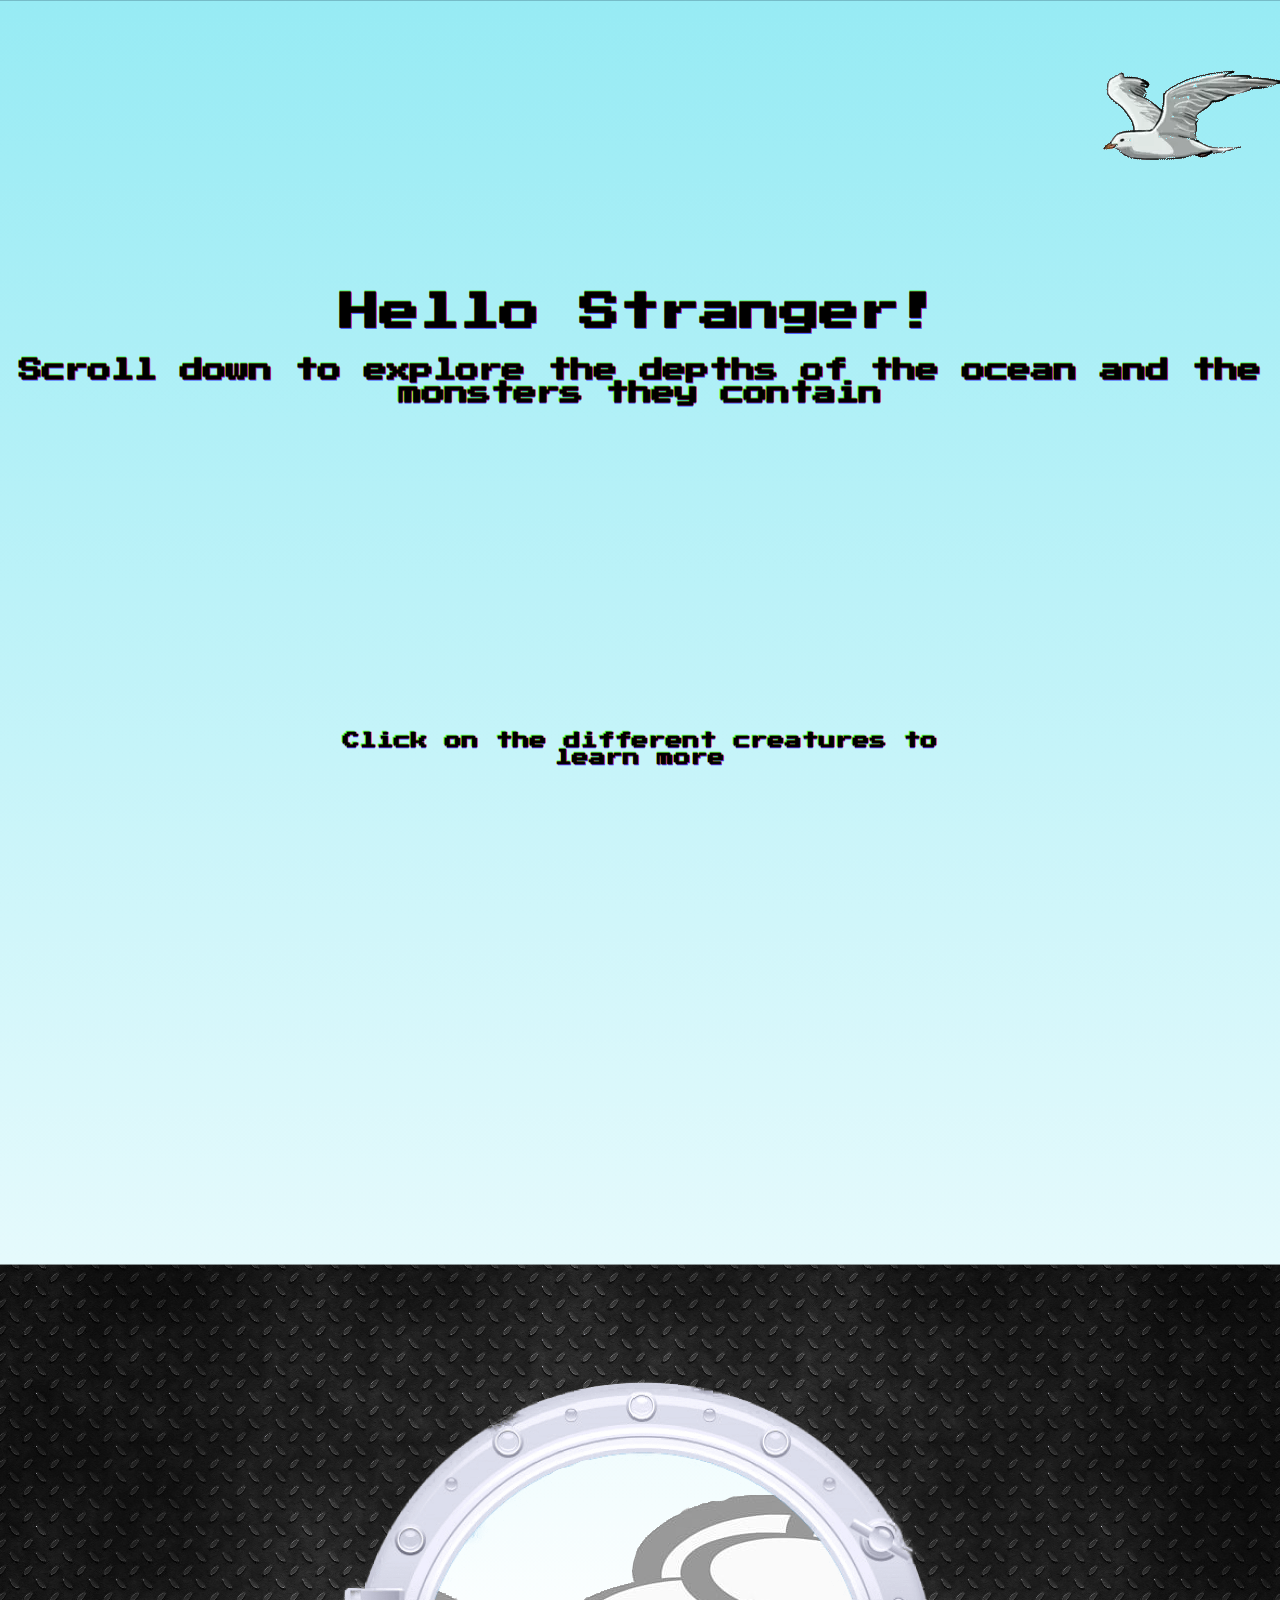
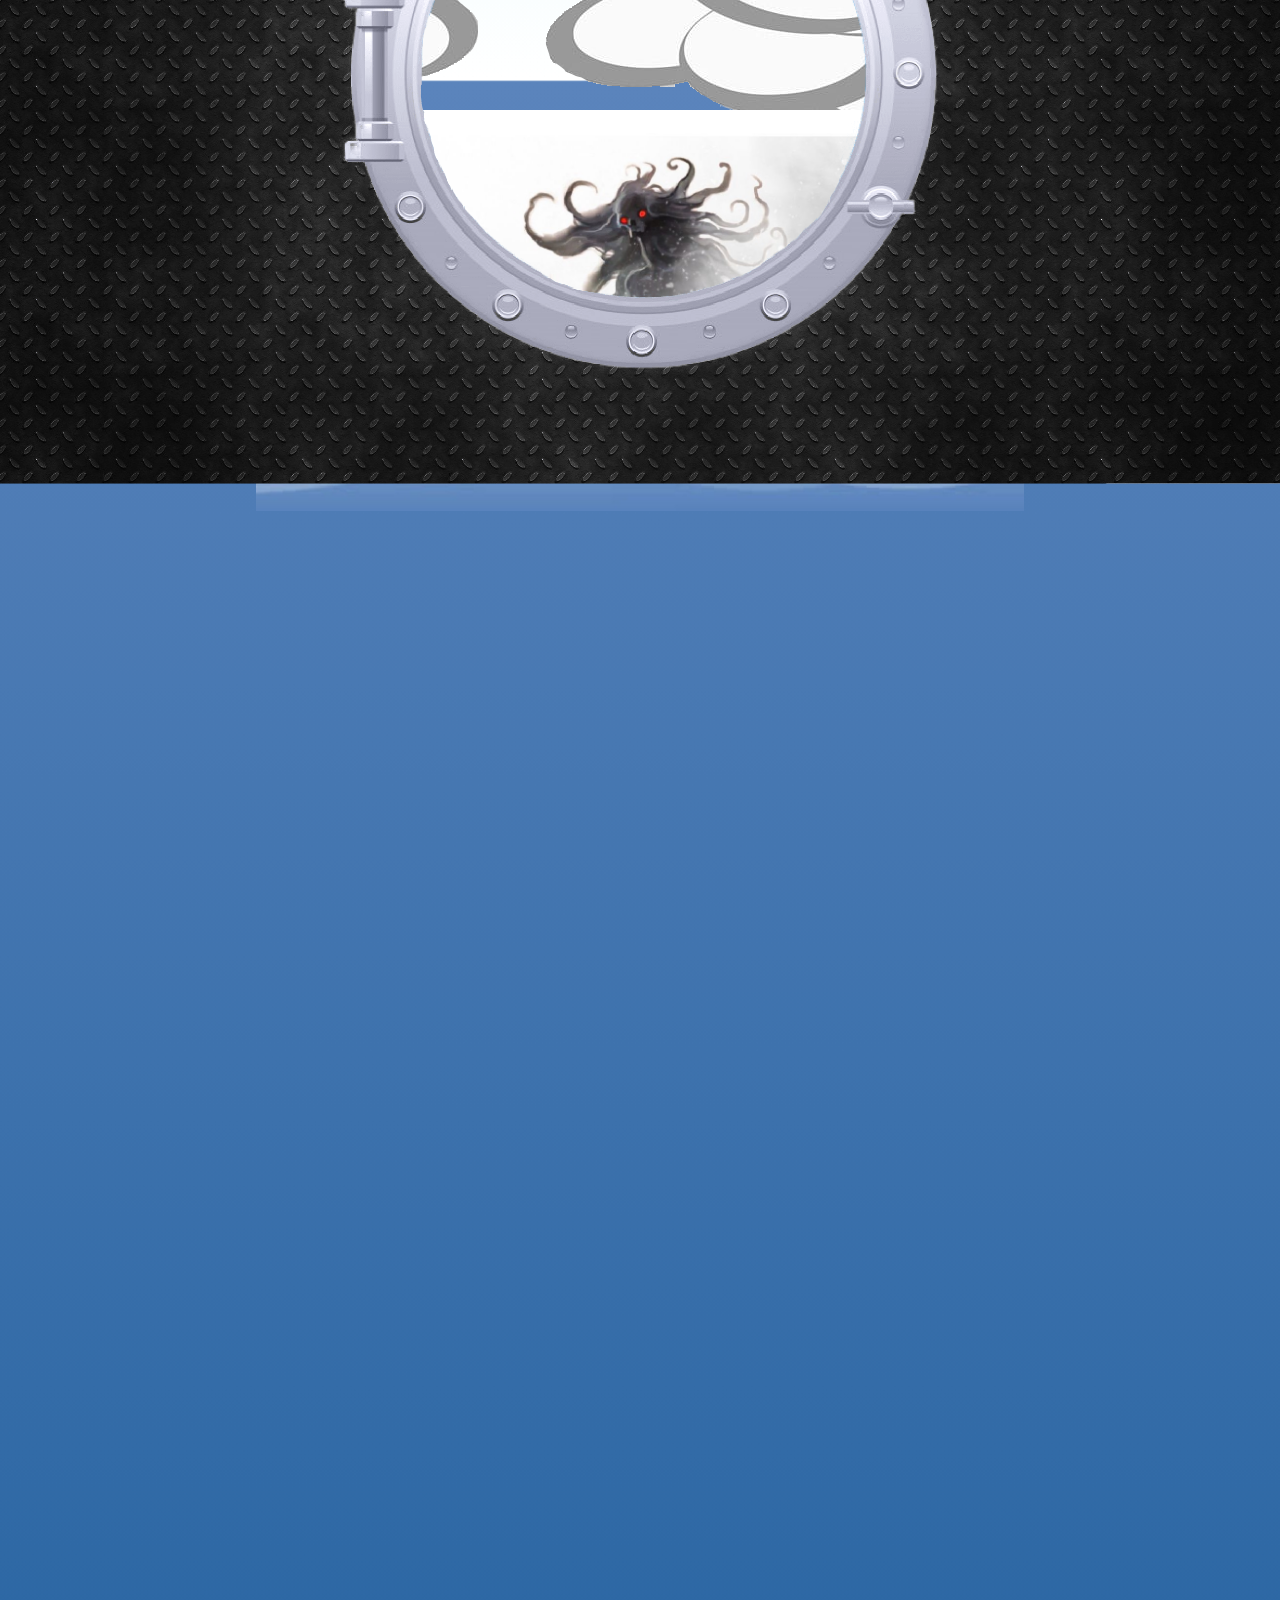
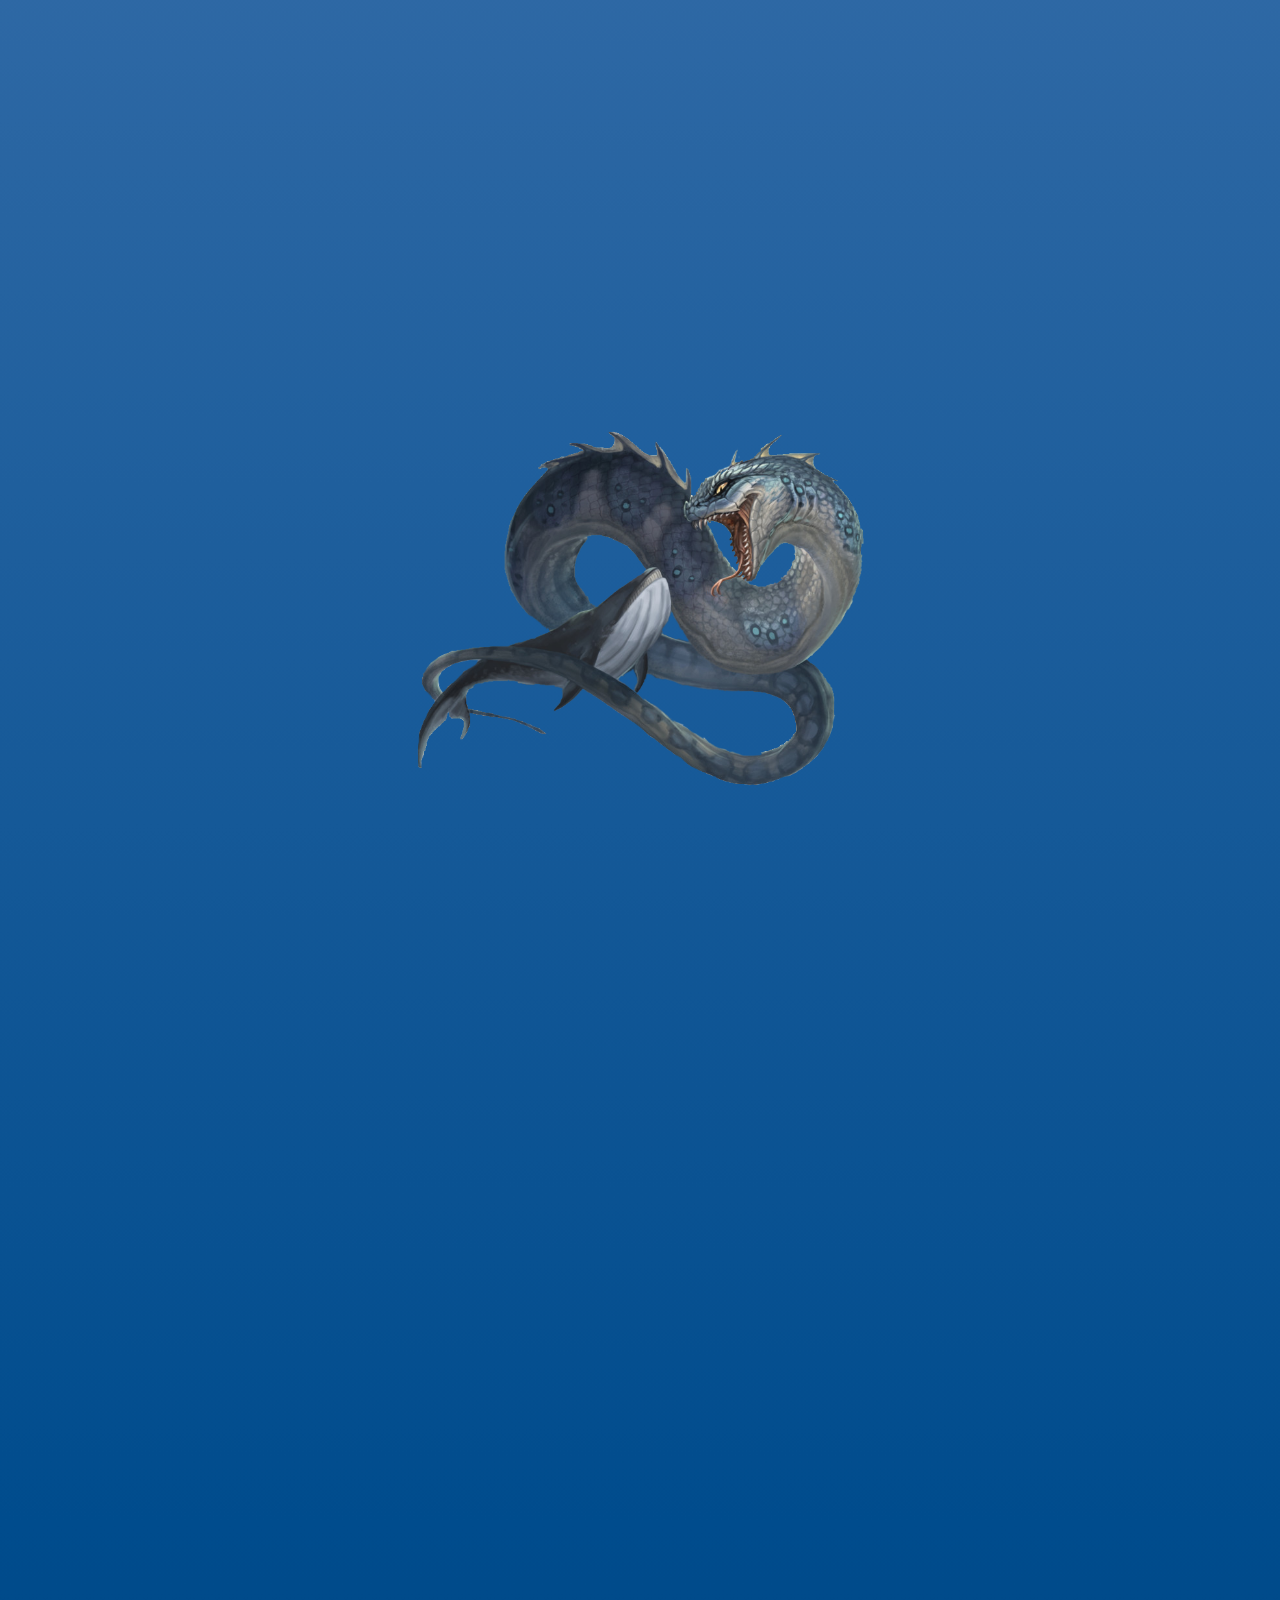
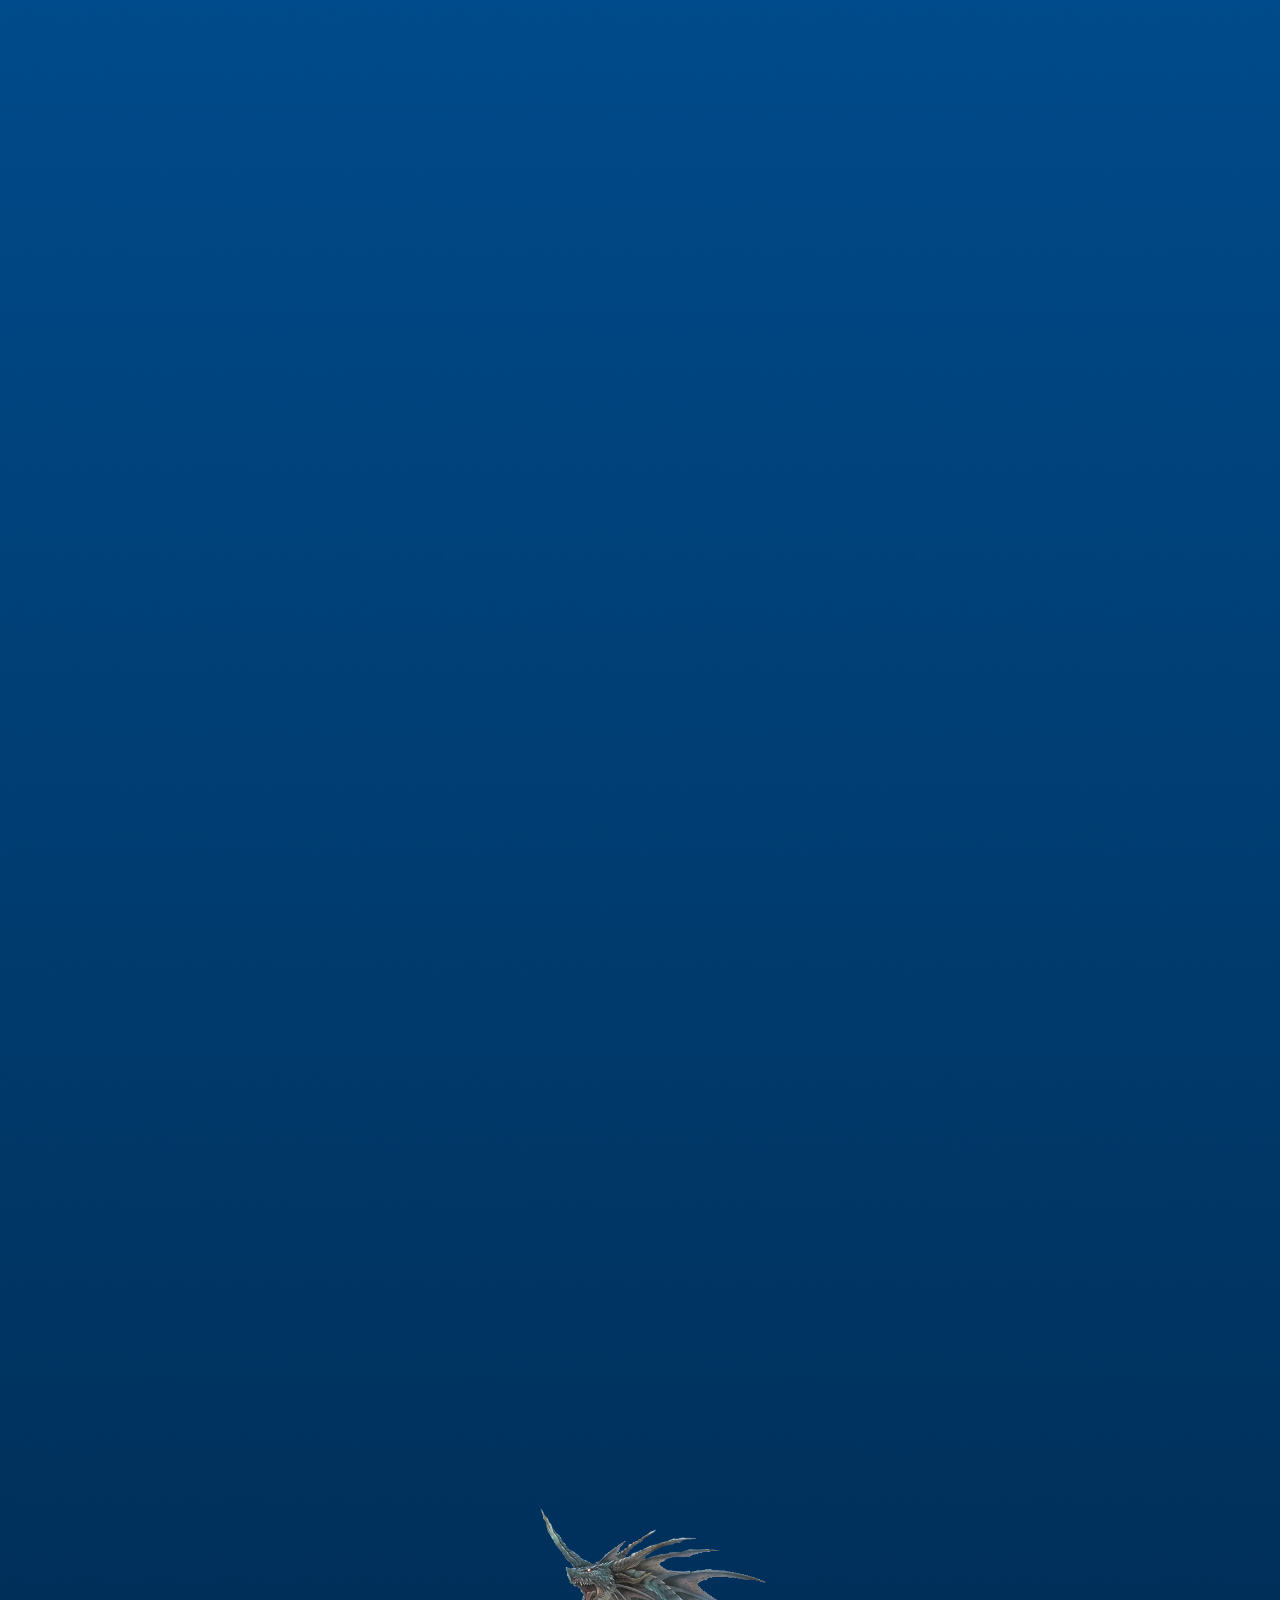
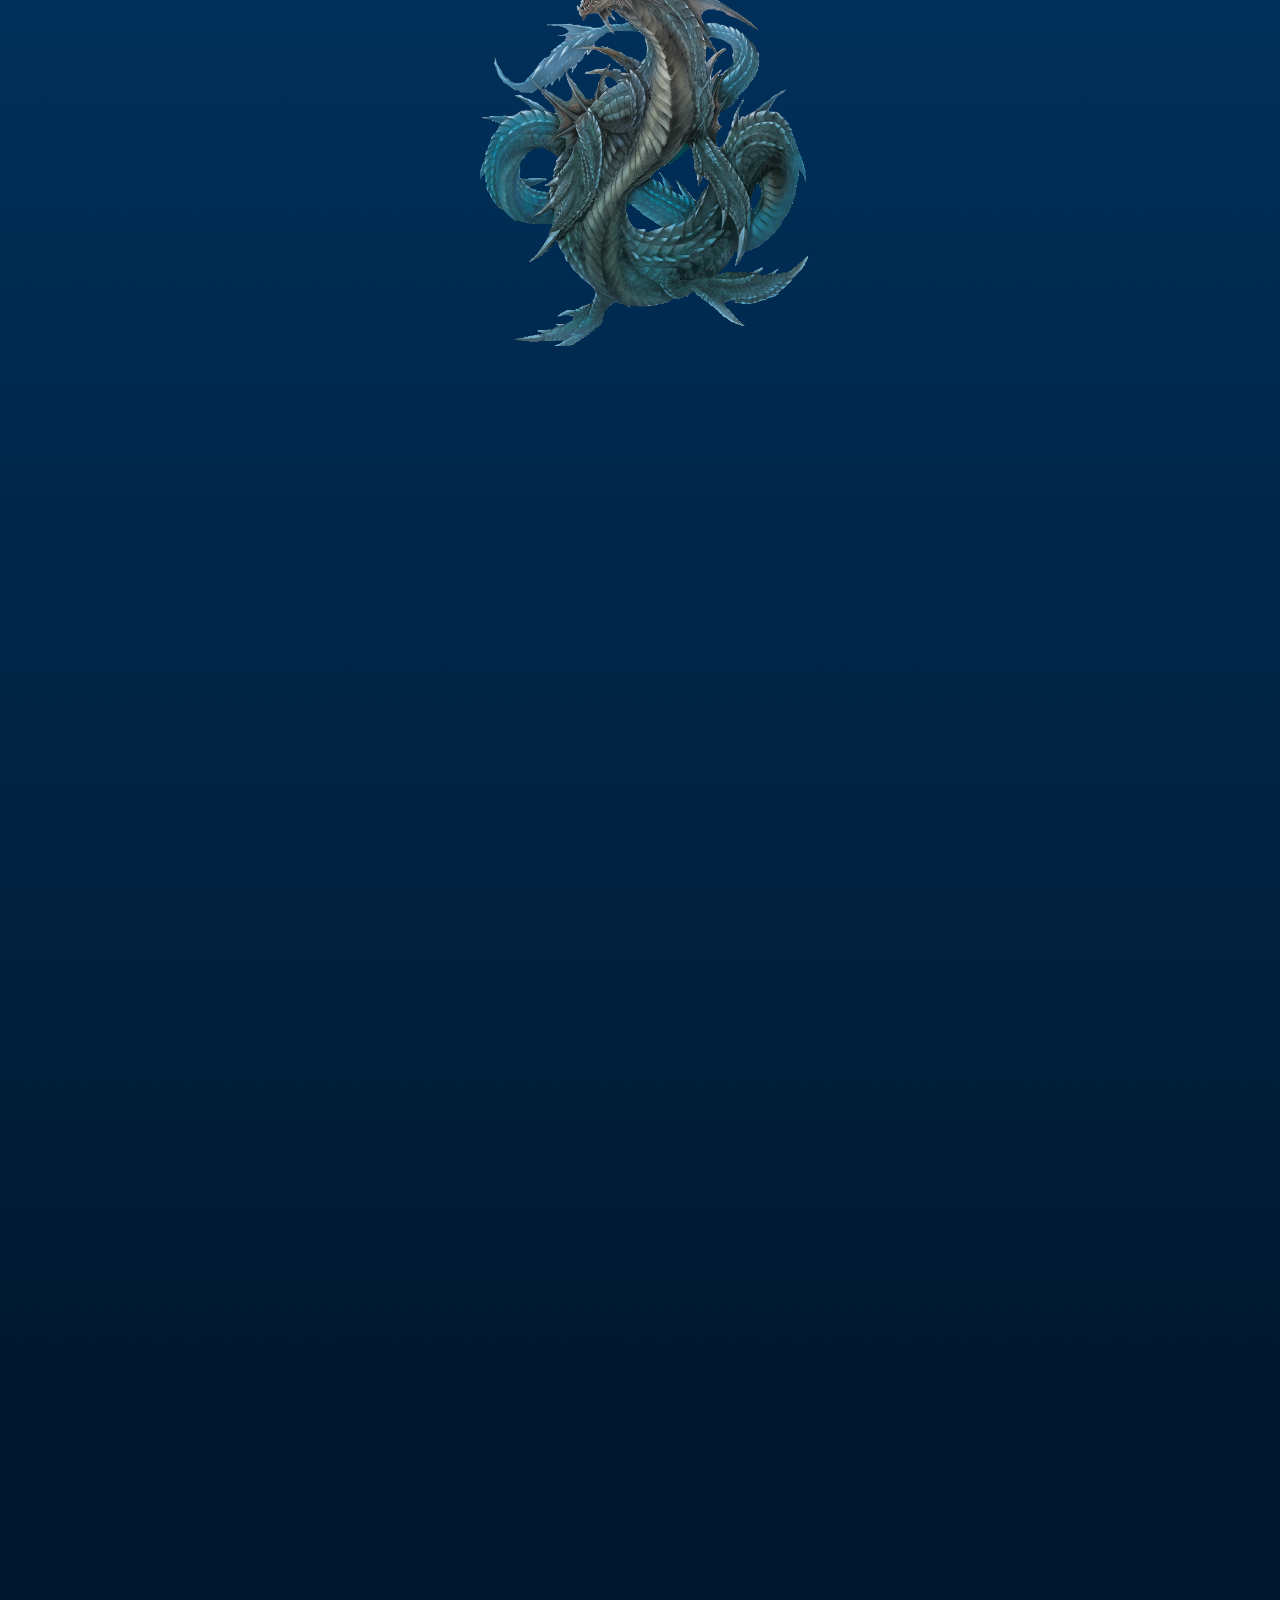
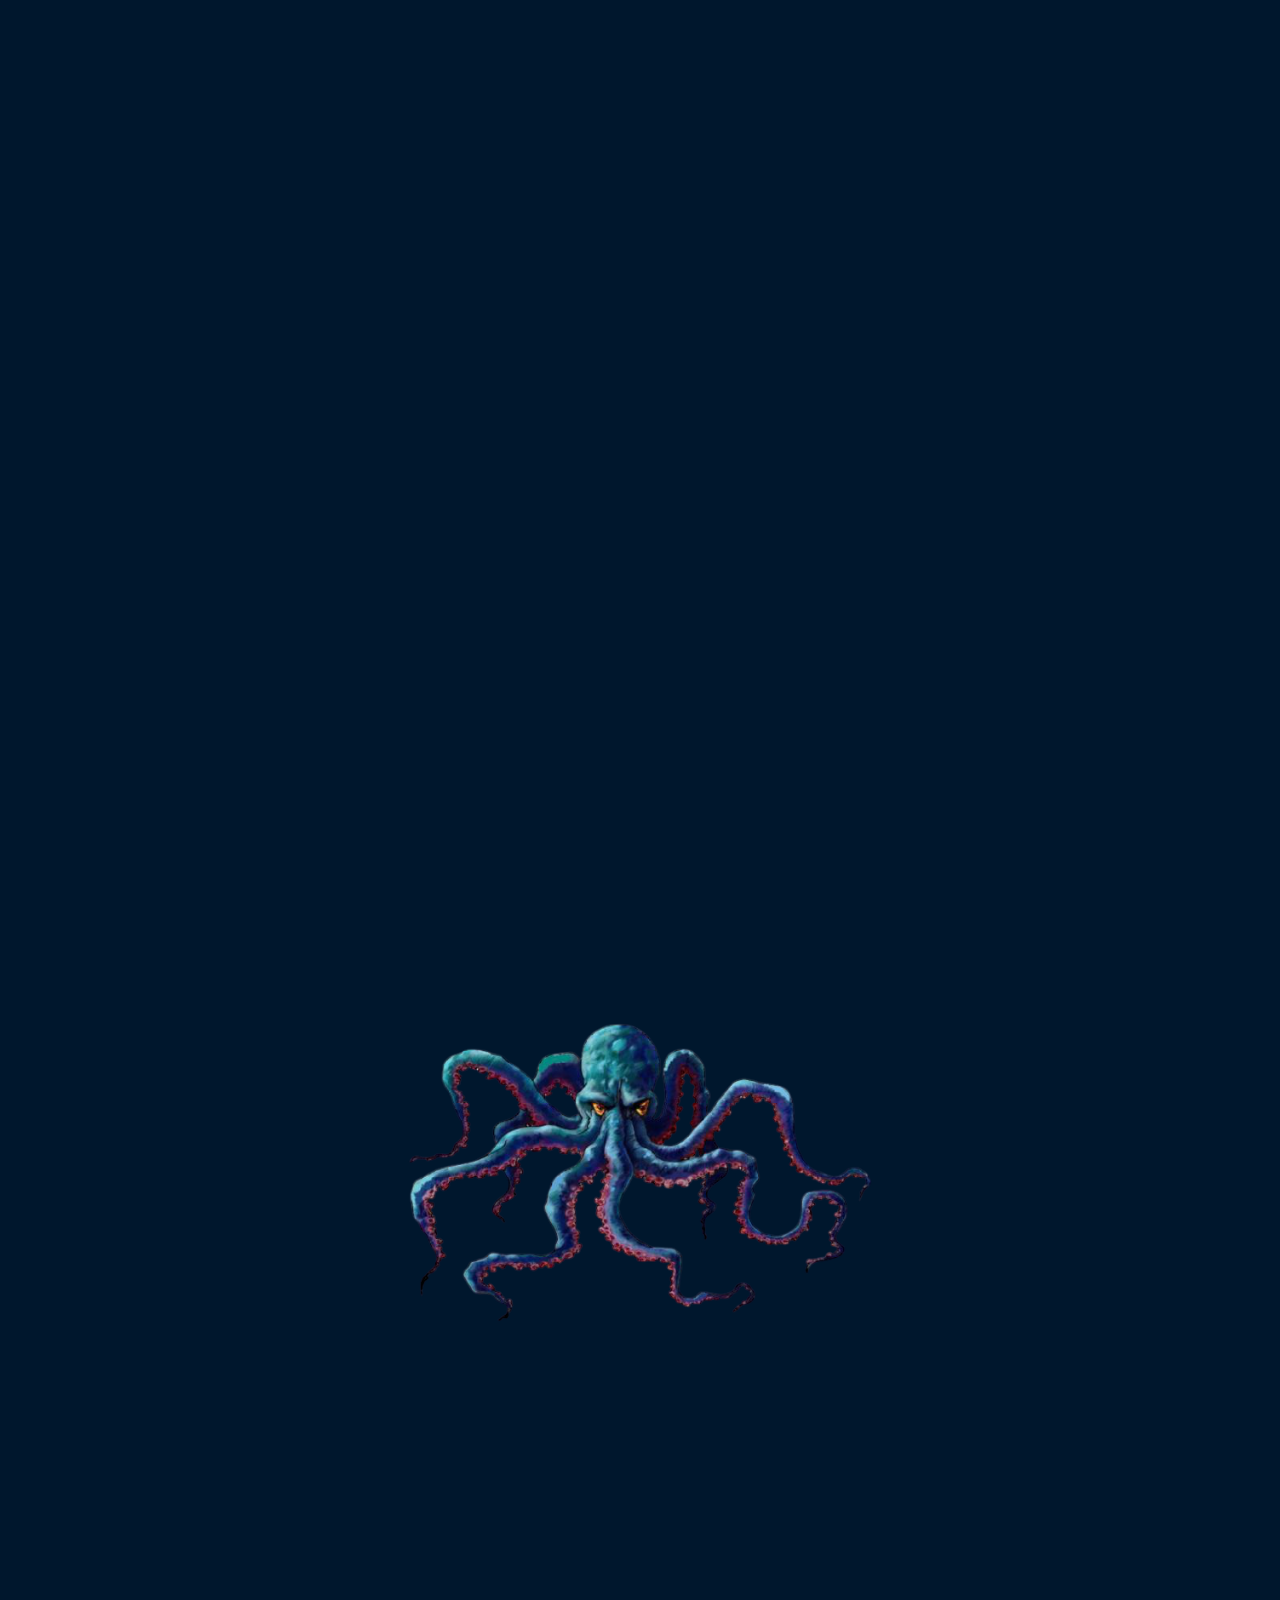
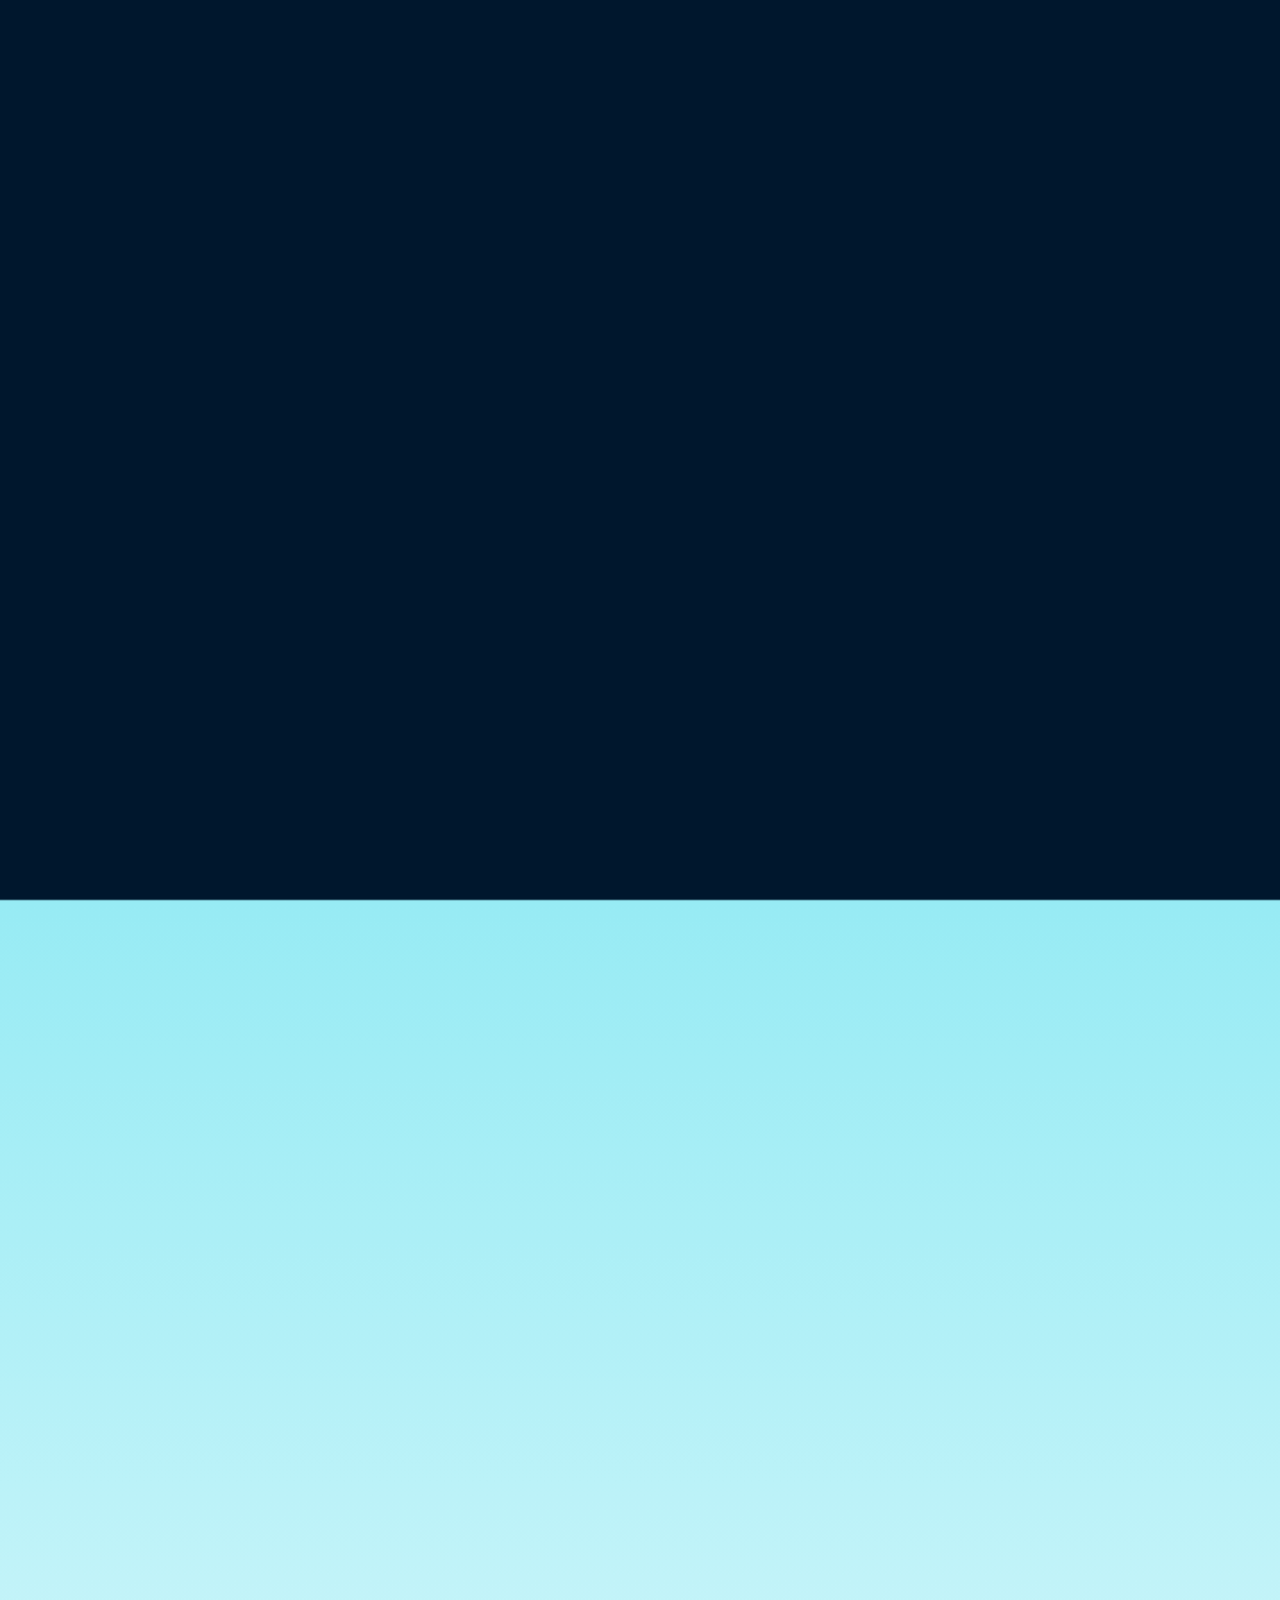
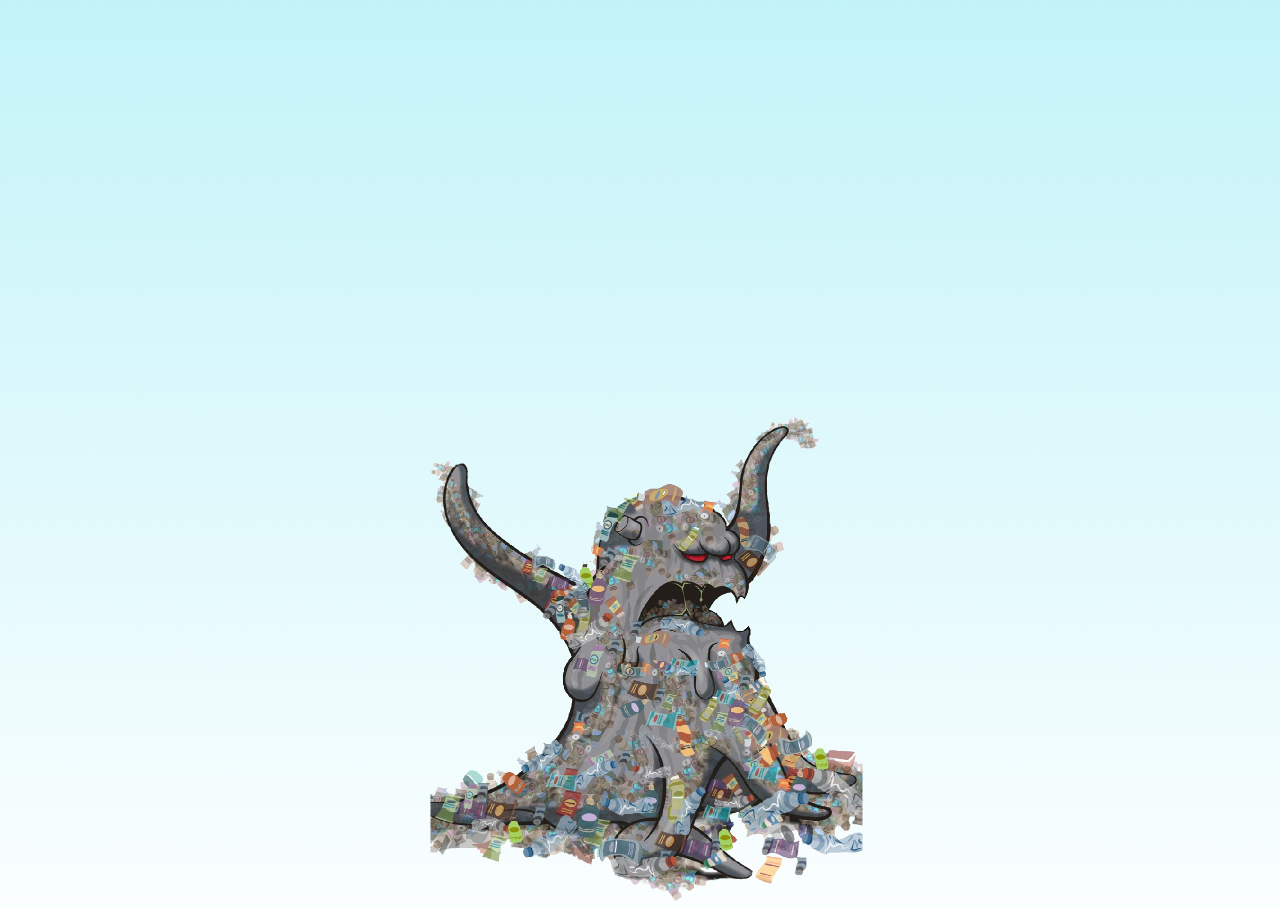
<file: index.html>
<!DOCTYPE html>
<html lang="en">
    
    <head>
        <link rel="stylesheet" href="css/style.css" type="text/css"/>
        <meta charset="UTF-8">
        <meta name="viewport" content="width=device-width, initial-scale=1.0, maximum-scale=1.0, user-scalable=0">
        <title>Index</title>
    </head>

    <body>
        <!--Oppretter section med class for styling. 
            h1 med id som hovedoversikt.
            h3 med id som underoversikt/en del av overskriften.
            span med stylet class som mellomrom
            h5 med id for mer info/overskrift om hva man kan gjøre på siden
         -->
        <section class="headings">
            <h1 id="title">Hello Stranger!</h1>
            <h3 id="subhead">Scroll down to explore the depths of the ocean
            <span class="break"></span>and the monsters they contain</h3>
            
            <h5 id="clickInfo">Click on the different creatures to learn more</h5>
        </section>
        <!--Oppretter en div for å samle det som skal være sammen på toppen av siden.
            Henter inn bildet med img src, skriver inn alt som vises om bildet ikke kan lastes inn.
            Gir hvert bilde en egen id for å gjøre indiviuelle endringer i css.
         -->
        <div>
            <img src="images/seagull.gif" alt="seagull" id="seagull"/>
            <img src="images/clouds.png" alt="cloud" id="cloud1"/>
            <img src="images/clouds.png" alt="cloud" id="cloud2"/>
            <img src="images/clouds.png" alt="cloud" id="cloud3"/>
        </div>
        <!--Oppretter et hierki av div for å få sticky bla i css til å fungere.
            Gir hver div en class.
            Henter inn bildet som brukes som overlay på siden
        -->
        <div class="window">
            <div class="windowFill">
                <div class="middleContainer">
                    <img src="images/windowmbakgrunn-min.png" alt="overlay" id="overlay" />
                </div>
            </div>     
        </div>
        <!--Oppretter en div for å holde alle bildene i samme "beholder", og gir class for css styling
            Setter hvert bilde inn i en egen div.
            Alle utenom umibozu får samme class, dette er for styling av plassering.
            Bruker a href i div'en til hvert monster for å linke til info siden til monsteret. 
         -->
        <div class="imageContainer">

            <div id="umibozuContainer">
                <img src="images/umibozu.jpg" alt="Umibozu" id="umibozu"/>
                <a href="umibozu.html" id="umibozuLink"></a>
            </div>
   
            <div id="serpentContainer">
                <img src="images/worldSerp.png" alt="World Serpent" id="serpent" class="images"/>
                <a href="worldserpent.html" id="serpentLink"></a>
            </div>
            
            <div id="leviathanContainer">
                <img src="images/leviathan.png" alt="Leviathan" id="leviathan" class="images"/>
                <a href="leviathan.html" id="leviathanLink"></a>
            </div>
            
            <div id="krakenContainer">
                <img src="images/kraken.png" alt="kraken" id="kraken" class="images"/> 
                <a href="kraken.html" id="krakenLink"></a>
            </div>
            
            <div id="plasticContainer">
                <img src="images/garbage.png" alt="plastic" id="plasticMonster" class="images"/>
                <a href="plastic.html" id="plasticLink"></a>
            </div>

        </div>
    
    </body>

</html>
</file>
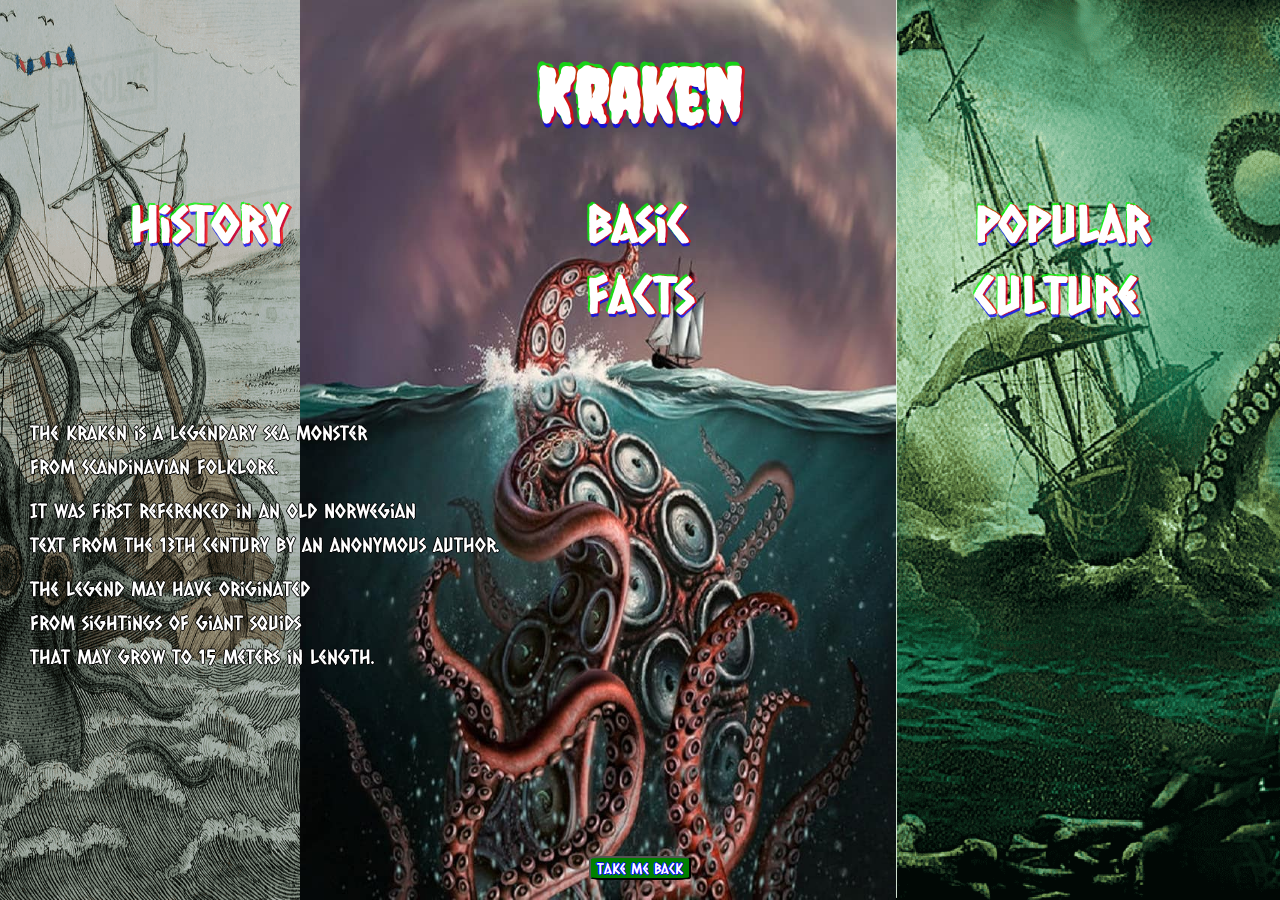
<file: kraken.html>
<!DOCTYPE html>
<html lang="en">
	
    <head>
        <link rel="stylesheet" href="css/infoStyle.css" type="text/css" />
        <meta charset="UTF-8">
        <meta name="viewport" content="width=device-width, initial-scale=1.0, maximum-scale=1.0, user-scalable=0">
        <!--Angir her titlen på siden som vises i fanen på nettleseren -->
        <title>Kraken</title>
    </head>
	
    <body>
        <!--h1 brukes som oversikt på hele siden, Styles i css stilarket. -->
        <h1>Kraken</h1>
            <!--Oppretter en h2 som benyttes som en "2nd oversktif.
                Henter inn bildet, gir det en en alt verdi som syntes
                hvis bildet ikke laster. Gir bildet også en id for å style.
                Oppretter p tag som legges med id.
                Oppretter span setter med class, som styles slik at vi får linjeskift.
             -->
        <h2 id="header1">History</h2>
        <img src="images/krakenorigin.png" alt="kraken history" id="image1">
        <p id="text1">The Kraken is a legendary sea monster
            <span class="break"></span>from Scandinavian folklore.
            <span class="break"></span>
            <span class="break"></span>It was first referenced in an old Norwegian
            <span class="break"></span>text from the 13th century by an anonymous author.
            <span class="break"></span>
            <span class="break"></span>The legend may have originated 
            <span class="break"></span>from sightings of giant squids
            <span class="break"></span>that may grow to 15 meters in length.
        </p> 
            <!--Oppretter en h2 som benyttes som en "2nd oversktif.
                Henter inn bildet, gir det en en alt verdi som syntes
                hvis bildet ikke laster. Gir bildet også en id for å style.
                Oppretter p tag som legges med id.
                Oppretter span setter med class, som styles slik at vi får linjeskift.
            -->
        <h2 id="header2">Basic <span class="break"></span>Facts</h2>
        <img src="images/krakenfacts.jpg" alt="Kraken facts" id="image2">
        <p id="text2">The Kraken is a legendary sea monster 
            <span class="break"></span>resembling a colossal cephalopod.
            <span class="break"></span>
            <span class="break"></span>It dwells off the coasts of Norway 
            <span class="break"></span>and Greenland, terrorizing nearby sailors.
        </p>   
            <!--Oppretter en h2 som benyttes som en "2nd oversktif.
                Henter inn bildet, gir det en en alt verdi som syntes
                hvis bildet ikke laster. Gir bildet også en id for å style.
                Oppretter p tag som legges med id.
                Oppretter span setter med class, som styles slik at vi får linjeskift.
            -->
        <h2 id="header3">Popular <span class="break"></span>Culture</h2> 
        <img src="images/krakenpopc.png" alt="Kraken pop-culture" id="image3">
        <p id="text3">The Kraken appears in the film series,
            <span class="break"></span>Pirates of the Caribbean as an enormous
            <span class="break"></span>squid commanded by Captain Davy Jones.
            <span class="break"></span>
            <span class="break"></span>It also appears in the movie, Clash of the Titans
            <span class="break"></span>as a giant sea monster sent by Zeus to destroy
            <span class="break"></span>the city of Argos.
        </p>
                <!--Her har vi opprettet a med href som linker til hovedsiden
                    Restriksjonene angir at vi ikke kan bruke button så setter her
                    input med type button, id for å style, value setter hva som står på knappen.
                -->
            <a href="index.html" id="link">
                 <input type="button" id="button" value="Take me back"/>
            </a>
	
	</body>

</html>
</file>
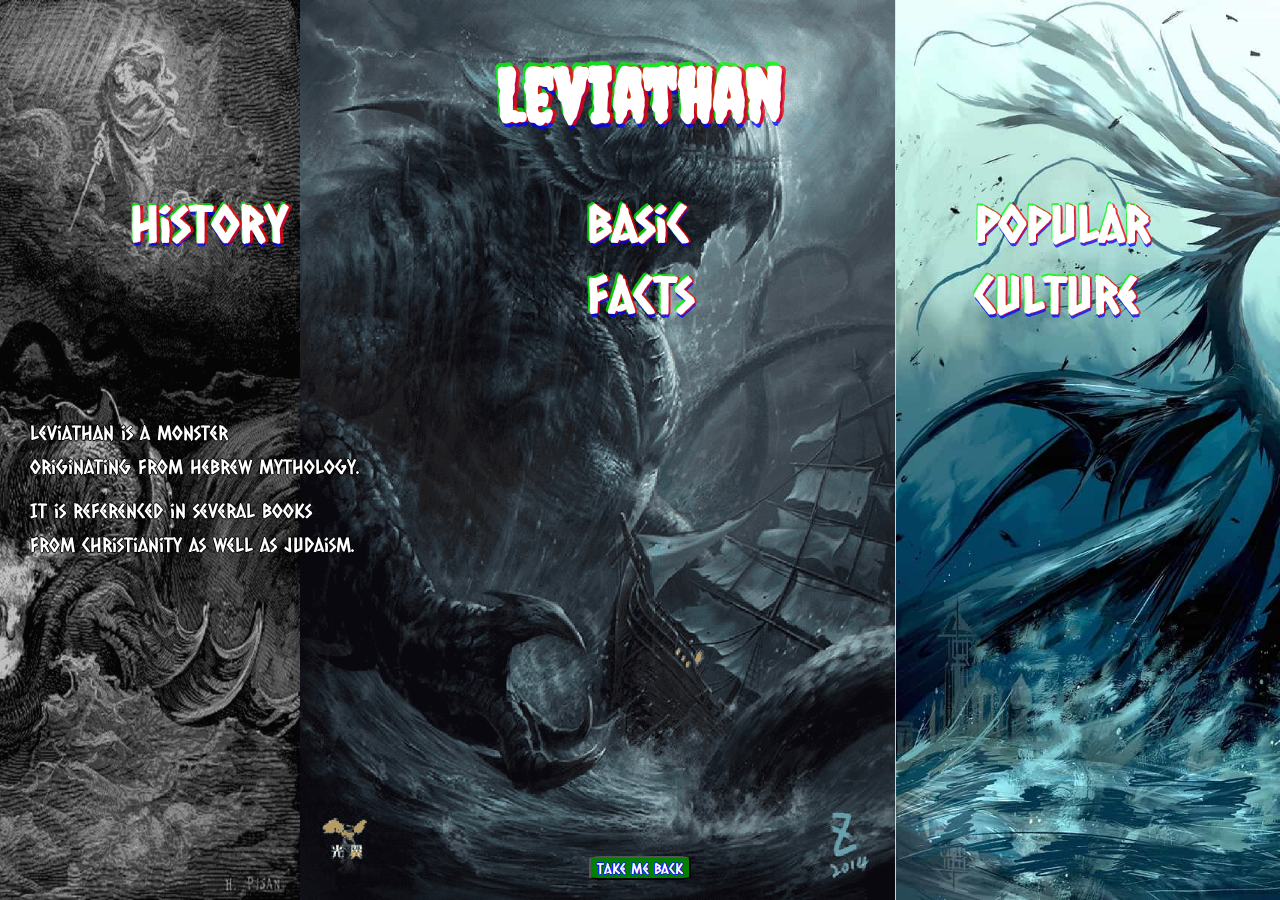
<file: leviathan.html>
<!DOCTYPE html>
<html lang="en">
    <head>
        <link rel="stylesheet" href="css/infoStyle.css" type="text/css" />
        <meta charset="UTF-8">
        <meta name="viewport" content="width=device-width, initial-scale=1.0, maximum-scale=1.0, user-scalable=0">
        <!--h1 brukes som oversikt på hele siden, Styles i css stilarket. -->
        <title>Leviathan</title>
    </head>
    <body>
        <!--h1 brukes som oversikt på hele siden, Styles i css stilarket. -->
        <h1>Leviathan</h1>
            <!--Oppretter en h2 som benyttes som en "2nd oversktif.
                Henter inn bildet, gir det en en alt verdi som syntes
                hvis bildet ikke laster. Gir bildet også en id for å style.
                Oppretter p tag som legges med id.
                Oppretter span setter med class, som styles slik at vi får linjeskift.
             -->
        <h2 id="header1">History</h2>
        <img src="images/leviorigin.png" alt="Leviathan history" id="image1">
        <p id="text1">Leviathan is a monster 
            <span class="break"></span>originating from Hebrew mythology.
            <span class="break"></span>
            <span class="break"></span>It is referenced in several books
            <span class="break"></span>from Christianity as well as Judaism.
        </p>
            <!--Oppretter en h2 som benyttes som en "2nd oversktif.
                Henter inn bildet, gir det en en alt verdi som syntes
                hvis bildet ikke laster. Gir bildet også en id for å style.
                Oppretter p tag som legges med id.
                Oppretter span setter med class, som styles slik at vi får linjeskift.
            -->
        <h2 id="header2">Basic <span class="break"></span>Facts</h2>
        <img src="images/levifacts.png" alt="Leviathan facts" id="image2">
        <p id="text2">Leviathan lives deep underwater 
            <span class="break"></span>and feeds on God's creatures.
            <span class="break"></span>
            <span class="break"></span>It is also used as an image of the devil.
            <span class="break"></span>
            <span class="break"></span>The creature is eventually slain by God.
        </p>
            <!--Oppretter en h2 som benyttes som en "2nd oversktif.
                Henter inn bildet, gir det en en alt verdi som syntes
                hvis bildet ikke laster. Gir bildet også en id for å style.
                Oppretter p tag som legges med id.
                Oppretter span setter med class, som styles slik at vi får linjeskift.
            -->
        <h2 id="header3">Popular <span class="break"></span>Culture</h2> 
        <img src="images/levipop.jpg" alt="Leviathan Pop-culture" id="image3">
        <p id="text3">Leviathan is an enemy boss in 
            <span class="break"></span>the video game franchise, Final Fantasy.
            <span class="break"></span>It is featured in several of the games in the series.
            <span class="break"></span>
            <span class="break"></span>The boss is summoned by the players 
            <span class="break"></span>after which a battle ensues.
        </p>
        <!--Her har vi opprettet a med href som linker til hovedsiden
                    Restriksjonene angir at vi ikke kan bruke button så setter her
                    input med type button, id for å style, value setter hva som står på knappen.
                -->
        <a href="index.html" id="link">
            <input type="button" id="button" value="Take me back"/>
        </a> 
	
	</body>

</html>
</file>
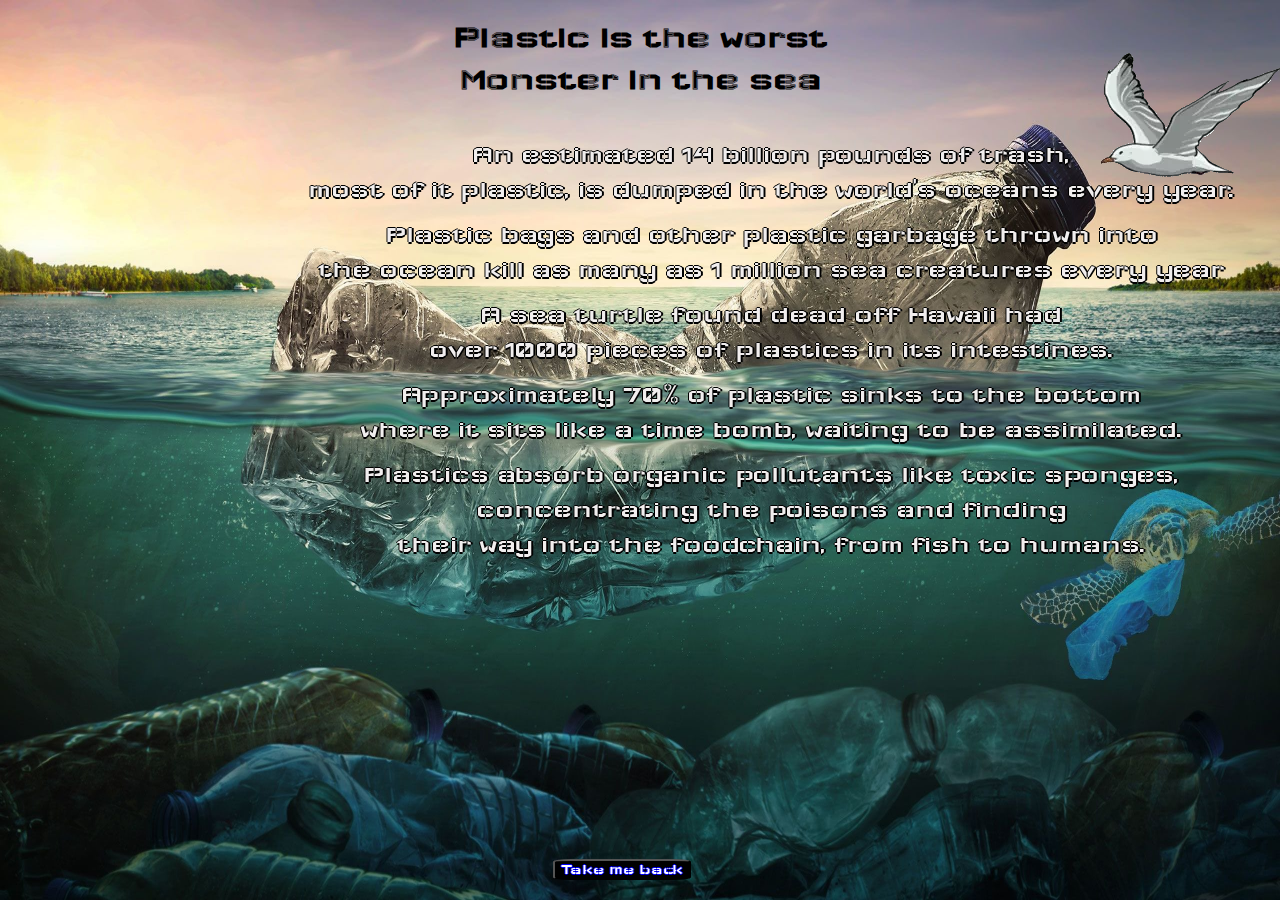
<file: plastic.html>
<!DOCTYPE html>
<html lang="en">
	
    <head>
        <link rel="stylesheet" href="css/plastic.css" type="text/css" />
        <meta charset="UTF-8">
        <meta name="viewport" content="width=device-width, initial-scale=1.0, maximum-scale=1.0, user-scalable=0">
        <title>Plastic</title>
    </head>
	
    <body>
        <!-- Her er det bildet i backgrunnen, oppretter ID for å bruke det som en bakgrunn.-->
        <img src="images/bgplast.jpg" alt="background" id="bg">
        <!--Måke gif som animeres i css-->
        <img src="images/seagull.gif" alt="seagull" id="seagull"/>

          <!--Oppretter ID for h1, bruker span med stylet class som linjeavbrudd for å å dele den opp.-->
        <h1 id="topTxt">Plastic is the worst
            <span class="break"></span>Monster in the sea
        </h1>

        <!--Oppretter ID for info teksen her med fakta, derav navnet på ID'en. Fylt inn info. Animert i css. -->
        <p id="fact">An estimated 14 billion pounds of trash, 
        	<span class="break"></span>most of it plastic, is dumped in the world’s oceans every year.
            <span class="break"></span>
            <span class="break"></span>Plastic bags and other plastic garbage thrown into 
            <span class="break"></span>the ocean kill as many as 1 million sea creatures every year
            <span class="break"></span>
            <span class="break"></span>A sea turtle found dead off Hawaii had
            <span class="break"></span>over 1000 pieces of plastics in its intestines.
            <span class="break"></span>
            <span class="break"></span>Approximately 70% of plastic sinks to the bottom 
            <span class="break"></span>where it sits like a time bomb, waiting to be assimilated.
            <span class="break"></span>
            <span class="break"></span>Plastics absorb organic pollutants like toxic sponges, 
            <span class="break"></span>concentrating the poisons and finding     
            <span class="break"></span>their way into the foodchain, from fish to humans.   
        </p>
        <!--Oppretter en div og gir den en ID for å style den til å være boksen man ser før hover.
            h2 for teksten man ser på boksen, blir som en header til p taggen som er skjult før hover.
            Bruker span med stylet class for mellomrom
         -->
        <div id="infoContainer">
            <h2>How</h2>
            <p>Can you make a difference?<span class="break"></span>
            Make <span>an</span> interactive HTML page about it<span class="break"></span> Sea?</p>
        </div>

         <!--Her har vi opprettet a med href som linker til hovedsiden
                    Restriksjonene angir at vi ikke kan bruke button så setter her
                    input med type button, id for å style, value setter hva som står på knappen.
                -->
         <a href="index.html" id="link">
            <input type="button" id="button" value="Take me back"/>
         </a> 

    </body>	
</html>
</file>
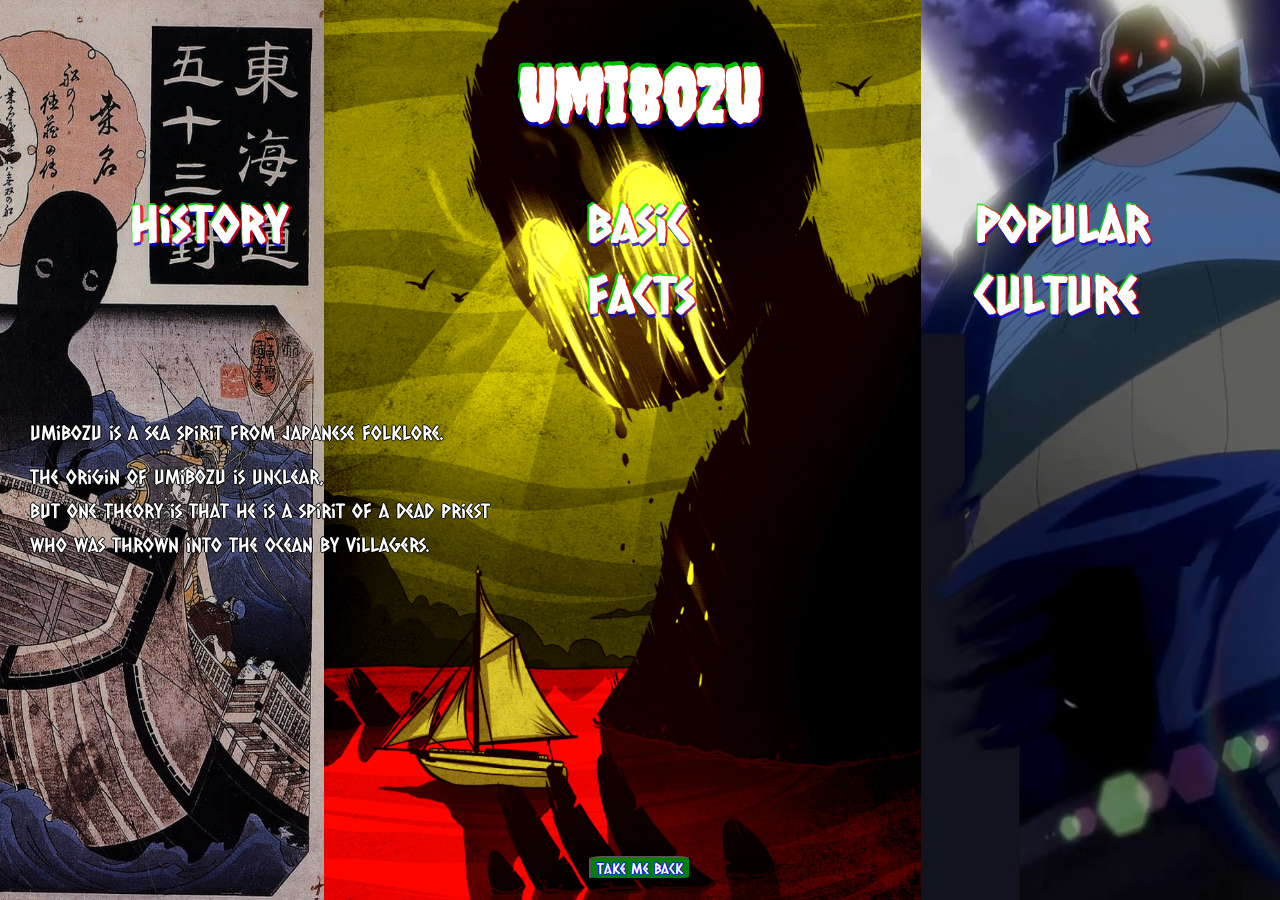
<file: umibozu.html>
<!DOCTYPE html>
<html lang="en">
    <head>
        <link rel="stylesheet" href="css/infoStyle.css" type="text/css" />
        <meta charset="UTF-8">
        <meta name="viewport" content="width=device-width, initial-scale=1.0, maximum-scale=1.0, user-scalable=0">
        <!--h1 brukes som oversikt på hele siden, Styles i css stilarket. -->
        <title>umibozu</title>
    </head>
    <body>
        <!--h1 brukes som oversikt på hele siden, Styles i css stilarket. -->
        <h1>Umibozu</h1>

        <!--Oppretter en h2 som benyttes som en "2nd oversktif.
                Henter inn bildet, gir det en en alt verdi som syntes
                hvis bildet ikke laster. Gir bildet også en id for å style.
                Oppretter p tag som legges med id.
                Oppretter span setter med class, som styles slik at vi får linjeskift.
             -->
        <h2 id="header1">History</h2>
        <img src="images/umihist.jpg" alt="Umibozu history" id="image1">
        <p id="text1">Umibozu is a sea spirit from Japanese folklore.
            <span class="break"></span>
            <span class="break"></span>The origin of Umibozu is unclear, 
            <span class="break"></span>but one theory is that he is a spirit of a dead priest 
            <span class="break"></span>who was thrown into the ocean by villagers.
        </p>
        <!--Oppretter en h2 som benyttes som en "2nd oversktif.
                Henter inn bildet, gir det en en alt verdi som syntes
                hvis bildet ikke laster. Gir bildet også en id for å style.
                Oppretter p tag som legges med id.
                Oppretter span setter med class, som styles slik at vi får linjeskift.
             -->
        <h2 id="header2">Basic <span class="break"></span>Facts</h2>
        <img src="images/umifacts.png" alt="Umibozu facts" id="image2">
        <p id="text2"> 
            <span class="break"></span>He appears on calm seas which 
            <span class="break"></span>quickly turn tumultuous, often at night. 
            <span class="break"></span>
            <span class="break"></span>Umibozu will break ships 
            <span class="break"></span>and drown sailors occupying them.
            <span class="break"></span>
            <span class="break"></span>He is several meters high 
            <span class="break"></span>and his body is pitch black.
        </p>
        <!--Oppretter en h2 som benyttes som en "2nd oversktif.
                Henter inn bildet, gir det en en alt verdi som syntes
                hvis bildet ikke laster. Gir bildet også en id for å style.
                Oppretter p tag som legges med id.
                Oppretter span setter med class, som styles slik at vi får linjeskift.
             -->
        <h2 id="header3">Popular <span class="break"></span>Culture</h2>
        <img src="images/umibanime.jpg" alt="Umibozu pop-culture" id="image3">
        <p id="text3">Umibozu appears in the anime Rosario 
            <span class="break"></span>+ Vampire Season 2 as a spirit of a sea monk.
            <span class="break"></span>
            <span class="break"></span>He kidnaps one of the main characters, 
            <span class="break"></span>but is eventually beaten by the hero Kurumu.
        </p>

        <!--Her har vi opprettet a med href som linker til hovedsiden
                    Restriksjonene angir at vi ikke kan bruke button så setter her
                    input med type button, id for å style, value setter hva som står på knappen.
                -->
        <a href="index.html" id="link">
            <input type="button" id="button" value="Take me back"/>
        </a> 
        
	</body>
</html>
</file>
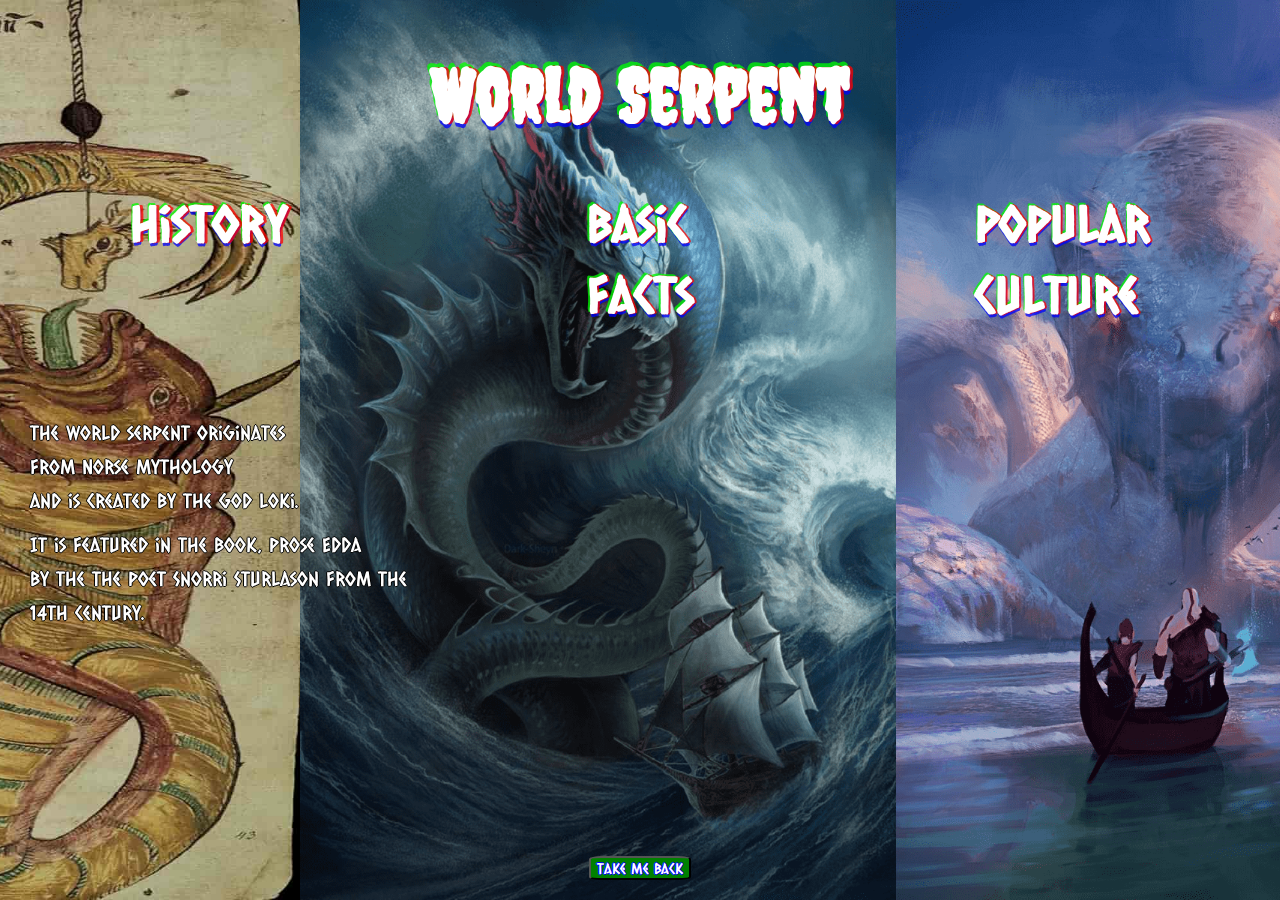
<file: worldserpent.html>
<!DOCTYPE html>
<html lang="en">
    <head>
        <link rel="stylesheet" href="css/infoStyle.css" type="text/css" />
        <meta charset="UTF-8">
        <meta name="viewport" content="width=device-width, initial-scale=1.0, maximum-scale=1.0, user-scalable=0">
        <!--Angir her titlen på siden som vises i fanen på nettleseren -->
        <title>World Serpent</title>
    </head>
	<body>
        <!--h1 brukes som oversikt på hele siden, Styles i css stilarket. -->
    	<h1>World Serpent</h1>
    	
		<!--Oppretter en h2 som benyttes som en "2nd oversktif.
            Henter inn bildet, gir det en en alt verdi som syntes
            hvis bildet ikke laster. Gir bildet også en id for å style.
            Oppretter p tag som legges med id.
            Oppretter span setter med class, som styles slik at vi får linjeskift.
         -->
		<h2 id="header1">History</h2>
	 	<img src="images/serpentorigin.jpg" alt="Serpent History" id="image1">
		<p id="text1">The world serpent originates
			<span class="break"></span>from Norse mythology
			<span class="break"></span>and is created by the god Loki.
			<span class="break"></span>
			<span class="break"></span>It is featured in the book, Prose Edda
			<span class="break"></span>by the the poet Snorri Sturlason from the 
			<span class="break"></span>14th century.
     	</p>  
		<!--Oppretter en h2 som benyttes som en "2nd oversktif.
            Henter inn bildet, gir det en en alt verdi som syntes
            hvis bildet ikke laster. Gir bildet også en id for å style.
            Oppretter p tag som legges med id.
            Oppretter span setter med class, som styles slik at vi får linjeskift.
         -->
	 	<h2 id="header2">Basic <span class="break"></span>Facts</h2>
     	<img src="images/serpentfacts.png" alt="Serpent Facts" id="image2">
      	<p id="text2">The world serpent, also known as Jormungandr, 
			<span class="break"></span>is a colossal sea serpent that encircles the entire world
			<span class="break"></span>and keeps the ocean from falling off the edge.
			<span class="break"></span>
			<span class="break"></span>Jormundgandr is the arch-enemy of the norse god Thor,
			<span class="break"></span>who eventually kills the serpent 
			<span class="break"></span>in the cataclysmic event, Ragnarok
		</p>
		<!--Oppretter en h2 som benyttes som en "2nd oversktif.
            Henter inn bildet, gir det en en alt verdi som syntes
            hvis bildet ikke laster. Gir bildet også en id for å style.
            Oppretter p tag som legges med id.
            Oppretter span setter med class, som styles slik at vi får linjeskift.
         -->
		<h2 id="header3">Popular <span class="break"></span>Culture</h2> 
		<img src="images/serppopcult.png" alt="Serpent Pop-Culture" id="image3">
		<p id="text3"> The world serpent appears 
			<span class="break"></span>in the popular video game, God of War.
			<span class="break"></span>In this game he is an ally to the protagonist, 
			<span class="break"></span>and aids him on his journey through Midgard.
			<span class="break"></span>
			<span class="break"></span>He is also a playable character 
			<span class="break"></span>in the third-person MOBA game, Smite.
      	</p>
     	<!--Her har vi opprettet a med href som linker til hovedsiden
            Restriksjonene angir at vi ikke kan bruke button så setter her
            input med type button, id for å style, value setter hva som står på knappen.
        -->
     	<a href="index.html" id="link">
        	<input type="button" id="button" value="Take me back"/>
     	</a> 
    
    
	
	</body>

</html>
</file>
<file: css/style.css>
/*Bruker @font-face for å hente inn fonten til dokumentet, gir den navn i font-family, i src skjer selve innlastningen av fonten fra ttf filen.*/
@font-face {
  font-family: PressStart2P;
  src: url("PressStart2P-Regular.ttf");
}
/*  Bruker linear-gradient med på body-background for å få mørkere farge relativ til havdybden.
    Hexcode som farge hentet fra elementene rundt.
    Overflow-x satt som hidden fjerner scrolle til siden muligheten.*/ 
body{
    padding: 0;
    margin: 0;
    height: 10500px;
    background: linear-gradient(180deg, #97EBF4 0%, #FFFFFF 16%, #5B84BC 15.5%, #004C8D 45%, #00172D 75%);
    overflow-x: hidden;
}

/* Styling av section som inneholder h-taggene. Bruker 3 forskjellige
verdier av text-shadow for å skape 3D effekt.
Henter inn keyframe som gjør at det blir "discoeffekt" på text-shaddow.
Se kommentar på keyframen headings.
Animation-name henter inn keyframen
Animation-duration er satt så den bruker 1s på hele animasjonen
Animation-timing-function satt til linear gjør at den går like fort hele "loopen"
animation-iteration-count er satt til infinte slik at den kjøres på nytt når den er ferdig
*/
.headings{
    text-align: center;
    padding: 265px 0;
    border: 3px;
    font-family: PressStart2P;
    font-size: 20px;
    text-shadow: 0.05em 0 0 rgba(255, 0,0,0.75),
    -0.025em -0.05em 0 rgba(0, 255, 0, 0.75),
     0.025em  0.05em 0 rgba(0, 0, 255, 0.75);
    animation-name: headings;
    animation-duration: 1s;
    animation-timing-function: linear;
    animation-iteration-count: infinite;
}

/* padding for id clickinfo som er på en h5 */
#clickInfo{
    padding: 300px;
}

/* Posisjonering av container som inneholder bildene på index-siden
display er satt som flex slik at vi bruker flex
flex-direction er satt til column så bildene kommer under hverandre
justify-content center slik at det sentreres
align-items center sentrerer.
    */
.imageContainer{
  display: flex;
  flex-direction: column;
  justify-content: center;
  align-items: center;
} 

/* animasjon for monsterbildene slik at de flyter opp og ned i vannet ved bruk av class-div
Animation-name henter inn keyframen
Animation-duration er satt så den bruker 3s på hele animasjonen
Animation-timing-function satt til ease-in-out gjør at den "easer" både i starten og slutten
animation-iteration-count er satt til infinte slik at den kjøres på nytt når den er ferdig
animation-direction er satt til alternate slik at den går opp til 100% deretter ned til 0%,spiller av forover og bakover
*/
.images{
  animation-name: upNDown;
  animation-duration: 3s;
  animation-timing-function: ease-in-out;
  animation-iteration-count: infinite;
  animation-direction: alternate;
}

/* Posisjonering av container som inneholder Umibozu
Posisjonering satt til absolute slik at den flyttes i forhold til nærmeste anker-element
Display flex for å bruke flex
flex-direction satt til column for å sette den i "kolonne"
justify-content er satt til senter for sentrering
align-items er satt til senter for sentrering
top er satt fra 190% slik at den er 90% under skjermen som er ikke scrollet. Dette er for å få han "ned i overlayet"korrekt.
*/
#umibozuContainer { 
  position: absolute;
  display: flex;
  flex-direction: column;
  justify-content: center;
  align-items: center;
  top: 190%;   
}

/* Satt bredden til 60% på selve bildet av Umibozu
for å matche det mer med omgivelsene*/ 
#umibozu {
  width: 60%;
}

/* image-link til infoside om Umibozu
Posisjonert med absolute
top,left,right,bottom er satt til 0px fra slik at fyller hele diven den står i, og man kan trykke hvor som helst innenfor diven for å komme seg til info siden.
z-index er satt til 999 slik at den ligger over, valgte høyt tall slik at vi ikke skal få problemer med at det kommer under noe annet
Cursor er satt til pointer, slik at musepilen blir til musepeker.
*/
#umibozuLink {
    position: absolute;
    top: 0;
    left: 0;
    right: 0;
    bottom: 0;
    z-index: 999;
    cursor: pointer;
}

/* Posisjonering av container som inneholder World Serpent
Posisjonering satt til absolute slik at den flyttes i forhold til nærmeste anker-element
Display flex for å bruke flex
flex-direction satt til column for å sette den i "kolonne"
justify-content er satt til senter for sentrering
align-items er satt til senter for sentrering
top er satt fra 400% slik at den går videre ned på siden forbi 100% som er skjermen man ser når man kommer inn på siden.
*/
#serpentContainer { 
  position: absolute;
  display: flex;
  justify-content: center;
  align-items: center;
  top: 400%;
}
/* Satt bredden til 65% på selve bildet av World Serpent 
for å matche det mer med omgivelsene*/
#serpent {
  width: 65%;
}

/* image-link til infoside om World Serpant 
Posisjonert med absolute
top,left,right,bottom er satt til 0px fra slik at fyller hele diven den står i, og man kan trykke hvor som helst innenfor diven for å komme seg til info siden.
z-index er satt til 999 slik at den ligger over, valgte høyt tall slik at vi ikke skal få problemer med at det kommer under noe annet
Cursor er satt til pointer, slik at musepilen blir til musepeker.
*/
#serpentLink{
  position: absolute;
  top: 0;
  left: 0;
  right: 0;
  bottom: 0;
  z-index: 999;
  cursor: pointer;
}

/* Posisjonering av container som inneholder Leviathan
Posisjonering av container som inneholder World Serpent
Posisjonering satt til absolute slik at den flyttes i forhold til nærmeste anker-element
Display flex for å bruke flex
flex-direction satt til column for å sette den i "kolonne"
justify-content er satt til senter for sentrering
align-items er satt til senter for sentrering
top er satt fra 700% slik at den går videre ned på siden forbi 100% som er skjermen man ser når man kommer inn på siden.*/
#leviathanContainer { 
  position: absolute;
  display: flex;
  justify-content: center;
  align-items: center;
  top: 700%;
}

/* Satt bredden til 55% på selve bildet av Leviathan 
for å matche det mer med omgivelsene */
#leviathan {
  width: 55%;
}

/* image-link til infoside om Leviathan
Posisjonert med absolute
top,left,right,bottom er satt til 0px fra slik at fyller hele diven den står i, og man kan trykke hvor som helst innenfor diven for å komme seg til info siden.
z-index er satt til 999 slik at den ligger over, valgte høyt tall slik at vi ikke skal få problemer med at det kommer under noe annet
Cursor er satt til pointer, slik at musepilen blir til musepeker.
*/
#leviathanLink{
  position: absolute;
  top: 0;
  left: 0;
  right: 0;
  bottom: 0;
  z-index: 999;
  cursor: pointer;
}

/* Posisjonering av container som inneholder Kraken
Posisjonering av container som inneholder World Serpent
Posisjonering satt til absolute slik at den flyttes i forhold til nærmeste anker-element
Display flex for å bruke flex
flex-direction satt til column for å sette den i "kolonne"
justify-content er satt til senter for sentrering
align-items er satt til senter for sentrering
top er satt fra 1000% slik at den går videre ned på siden forbi 100% som er skjermen man ser når man kommer inn på siden.*/
#krakenContainer { 
  position: absolute;
  display: flex;
  justify-content: center;
  align-items: center;
  top: 1000%;
}

/* Satt bredden til 85% på selve bildet av Kraken 
for å matche det mer med omgivelsene  */
#kraken {
  width: 85%;
}

/* image-link til infoside om Kraken
Posisjonert med absolute
top,left,right,bottom er satt til 0px fra slik at fyller hele diven den står i, og man kan trykke hvor som helst innenfor diven for å komme seg til info siden.
z-index er satt til 999 slik at den ligger over, valgte høyt tall slik at vi ikke skal få problemer med at det kommer under noe annet
Cursor er satt til pointer, slik at musepilen blir til musepeker.
*/ 
#krakenLink{
  position: absolute;
  top: 0;
  left: 0;
  right: 0;
  bottom: 0;
  z-index: 999;
  cursor: pointer;
}

/* Posisjonering av container som inneholder Søppel Mons/ plastic monster
Posisjonering av container som inneholder World Serpent
Posisjonering satt til absolute slik at den flyttes i forhold til nærmeste anker-element
Display flex for å bruke flex
flex-direction satt til column for å sette den i "kolonne"
justify-content er satt til senter for sentrering
align-items er satt til senter for sentrering
top er satt fra 1290% slik at den går videre ned på siden forbi 100% som er skjermen man ser når man kommer inn på siden.*/ 
#plasticContainer { 
  position: absolute;
  display: flex;
  justify-content: center;
  align-items: center;
  top: 1290%;
}

/* Satt bredden til 50% på selve bildet av plastic monster 
for å matche det mer med omgivelsene */
#plasticMonster {
    width: 50%;   
}

/* image-link til infoside om plastic pollution
Posisjonert med absolute
top,left,right,bottom er satt til 0px fra slik at fyller hele diven den står i, og man kan trykke hvor som helst innenfor diven for å komme seg til info siden.
z-index er satt til 999 slik at den ligger over, valgte høyt tall slik at vi ikke skal få problemer med at det kommer under noe annet
Cursor er satt til pointer, slik at musepilen blir til musepeker.
*/
#plasticLink {
  position: absolute;
  top: 0;
  left: 0;
  right: 0;
  bottom: 0;
  z-index: 999;
  cursor: pointer;
}

/*Styling av div hierkiet 
Position sticky settes her slik at alle andre div som er children av denne vil også få sticky og dermed vil hele "overlayet" være sticky. Dette er for å få effekten av at vi dykker ned i havet.
*/  
/*
top er satt som 0 da den skal være 0 fra toppen for å starte "øverst".
z-index 1 for å få det over imagecontainer.
transform scale 1 er tatt med for å ha oversikt
*/
.window{
  position: sticky;
  top: 0;
  z-index: 1;
  transform: scale(1);
 
}
/* Diven her er for å ha 100% av skjermen når sticky "aktiveres".
display:flex samt flex-direction:column, for å at vi bruker flex til å få overlayet til å bli korrekt sentrert if. høyde
flex-direction column */
.windowFill {
  height: 100vh;
  width: 100vw;
  display: flex;
  flex-direction: column;
  
}
 /* Posisjonering, scaling og styling av bakgrunn
Her ligger selve bildet som er overlayet
max-width, height,width, samt object fit med contain er for å få overlayet til å bli plassert korrekt i henhold til skjerm og divene
Transform scale 1.3 er for å øke strl. på bildet med 30%
*/
#overlay{
  max-width: 100%;
  height: 80%;
  width: 100%;
  object-fit: contain;
  transform: scale(1.3); 
}

/* Styling/posisjonering av container som inneholder bakgrunn 
DIVen som overlay bildet ligger i
Benytter flex
og row her for å få korrekt posisjonering.*/
.middleContainer {
  display: flex;
  flex-direction: row;
}

/* Posisjonering og animasjon "settings" for måken
Posisiton absolute for nøyaktig plassering
right minus 50px så den er 50px fra høyre.
top til 10px slik at måken er litt under toppen av siden.
animation-name henter keyframen
animation-duration satt til 6s, hvor lang tid den bruker
animation-timing-function er satt til ease in out slik at den "easer" i starten og slutten av animasjonen
animation-iteration-count er satt til infinte slik at den looper for alltid
z-index er satt til 1 for å få den over elementene i veien.*/
#seagull {
  position: absolute;
  right: -50px;
  top: 10px;
  animation-name: seagullfly;
  animation-duration: 6s;
  animation-timing-function: ease-in-out;
  animation-iteration-count: infinite;
  z-index: 1;
 }

/* Styling for skyene 1-3,samme kommentar for alle 3
postion satt til absolute for lettere plassering uansett zoom(samme som seagull)
left:forteller hvor mange px fra venstre
animation-name henter inn keyframen
animaton-duration bestemmer lengden på keyframen, forskjellig fra cloud1-3 pga effekten det gir
animation-timing-function er satt til ease in out slik at den "easer" i starten og slutten av animasjon
animation-iteration-count er satt til infinte slik at den looper for alltid
z-index -1 for at skyene skal være bak måka.
*/ 
#cloud1 {
  position: absolute;
  left: -250px;
  animation-name: cloud;
  animation-duration: 5s;
  animation-timing-function: ease-in-out;
  animation-iteration-count: infinite;
  animation-direction: alternate;
  z-index:-1;
}

#cloud2 {
  position: absolute;
  left: 540px;
  animation-name: cloud;
  animation-duration: 7s;
  animation-timing-function: ease-in-out;
  animation-iteration-count: infinite;
  animation-direction: alternate;
  z-index:-1;
}

#cloud3 {
  position: absolute;
  left: 900px;
  animation-name: cloud;
  animation-duration: 3s;
  animation-timing-function: ease-in-out;
  animation-iteration-count: infinite;
  animation-direction: alternate;
  z-index:-1;
}

/* Keyframes animasjon for skydekke som svever på top
på 50% beveger deb seg 10px ned i forhold til top, på 0 og 100% så er den på plass. Skaper "sveve" effekt
*/
@keyframes cloud {
  0% {
      top: -300px;
  }
  50% {
      top: -290px;
  }
  100% {
    top: -300px;
  }
  
}
/* Keyframe animasjon for måken som flyr over skjermen
0% starter på utensiden av skjermen -500px
100% er forbi skjermen på v.side

*/
 @keyframes seagullfly {
  0% {
      right:-500px;
  }
  100% {
      right: 2000px;
  }
  
}
/* Animasjon På h taggene slik at texten blir animert
keyframes angir navn på animasjonen
0% setter teksten til hvit
50% setter teksten til sort endrer også her text-shaddow
100% setter teksten til blå

text-shadow setter først skyggen litt utenfor selve teksten
bruker rgba til å velge farge samt alpha
*/
@keyframes headings{
  0% {
    color:white;
    text-shadow: 0.05em 0 0 rgba(255, 0,0,0.75),
    -0.025em -0.05em 0 rgba(0, 255, 0, 0.75),
    0.025em 0.05em 0 rgb(0, 0, 255, 0.75);
    
  }
  50% {
    color:black;
    text-shadow: -0.025em -0.05em 0 rgba(0, 255, 0, 0.75),
    0.05em 0 0 rgba(255, 0, 0, 0.75),
    0.025em 0.05em 0 rgba(0, 0, 255, 0.75);
  }
  100% {
    color:#2b9cfb;
    text-shadow: 0.05em 0 0 rgba(255, 0,0,0.75),
       -0.025em -0.05em 0 rgba(0, 255, 0, 0.75),
        0.025em  0.05em 0 rgb(0, 0, 255, 0.75);
      
  }
}
/*Animasjon for alle monstre som skal bevege seg opp og ned 
keyframes angir navn på animasjonen
bruker from til å sette y verdien til 0(der den er nå)
Bruker totil å sette y verdier opp 75px opp
*/
@keyframes upNDown{
    from {
        transform: translateY(0);
    }
    to {
        transform: translateY(75px);
    }
}
</file>
<file: css/infoStyle.css>
/*Bruker @font-face for å hente inn fonten til dokumentet, gir den navn i font-family, i src skjer selve innlastningen av fonten.*/
@font-face {
  font-family: creepster;
  src: url("Creepster-Regular.ttf") format("truetype");
}

/*Bruker @font-face for å hente inn fonten til dokumentet, gir den navn i font-family, i src skjer selve innlastningen av fonten.*/
@font-face {
  font-family: caesardressing;
  src: url("CaesarDressing-Regular.ttf") format("truetype");
}

/* Styling på h1 taggene
position fixed for at den er "relativ" til viewport
z-index 2 for å få den over bilde
top 1px for at den skal være 1px fra toppen
color white for hvit farge på teksten
text-shadow for å gi skygge effekt her med fargerik skyge
font-family: creepster bruker her fonten som er lastet inn.
font-size er satt til 75px, øker.
*/
h1{
  position: fixed;
  z-index: 2;
  top: 1px;
  color: white;
  text-shadow: 0.05em 0 0 rgba(255, 0,0,0.75),
       -0.025em -0.05em 0 rgba(0, 255, 0, 0.75),
        0.025em  0.05em 0 rgb(0, 0, 255, 0.75);
  font-family: creepster;
  font-size: 75px;
}

/* styling på body
height og width satt til 100% for å dekke siden
display sat til flex
justify-content center, sentrerer
align-items sentrerer elemetene
0 padding og margin
background: black, sort bakgrunn
*/
body{
  height: 100%;
  width: 100%;
  display: flex;
  justify-content: center;
  align-items: center;
  position: fixed;
  padding: 0;
  margin:0;
  background: black;
}
/* styling på bilde nr1
top, bottom, left satt til 0 samt heigth 100% for å fylle ut
Opacity satt til 1
transition sikter til 1.opacity tar 1sek å endre, easer in og ut. 2.width tar 2s å fullføre easer inn og ut.
Satt som block element
*/ 
#image1{
  top:0;
  bottom: 0;
  left: 0;
  height: 100%;
  opacity: 1;
  transition: opacity 1s ease-in-out, width 2s ease-in-out;
  display: block;
}

/* styling på bilde nr 2
top, bottom, left satt til 0 samt heigth 100% for å fylle ut
Opacity satt til 1
transition sikter til 1.opacity tar 1sek å endre, easer in og ut. 2.width tar 2s å fullføre easer inn og ut.
Satt som block element
*/
#image2{
  top:0;
  bottom: 0;
  height: 100%;
  opacity: 1;
  transition: opacity 1s ease-in-out, width 2s ease-in-out;
  display: block;
}
/* styling på bilde nr3
top, bottom, left satt til 0 samt heigth 100% for å fylle ut
Opacity satt til 1
transition sikter til 1.opacity tar 1sek å endre, easer in og ut. 2.width tar 2s å fullføre easer inn og ut.
Satt som block element
*/
#image3{
  top:0;
  bottom: 0;
  height: 100%;
  opacity: 1;
  transition: opacity 1s ease-in-out, width 2s ease-in-out;
  display: block;
}
/* styling på hover over bildet
Når man hovrer over bildet blir opacity 80%
samt with øker til 40%
*/
#image1:hover{
  top:0;
  opacity:.8;
  width: 40%;
  position: relative;
}
/* styling på hover over bildet
Når man hovrer over bildet blir opacity 80%
samt with øker til 40%*/
#image2:hover{
  top:0;
  opacity:.8;
  width: 40%;
  position: relative;
}
/* styling på hover over bildet
Når man hovrer over bildet blir opacity 80%
samt with øker til 40%*/
#image3:hover{
  top:0;
  opacity:.8;
  width: 40%;
  position: relative;
}
/* styling på text over bildet. 
position satt til fixed for å endre i forhold til viewport
z-index satt til 2 for å ligge over
top 400px da den er fra toppen
left brukes prosent for å få korrekt i midten
opacity satt til 0, endres senere med hover
color satt med rgb(hvit)
font-size satt til 20px
font-family brukes caesardressing
Lagt til tekst skygge
*/
#text1{
  position: fixed;
  z-index: 2;
  top: 400px;
  left: 16.165%;
  opacity: 0;
  color: rgb(255, 255, 255);
  font-size: 20px;
  font-family: caesardressing;
  text-shadow: -1px 0 black, 0 1px black, 1px 0 black, 0 -1px black;
}
/* styling på span for å lage en break line effekt */
.break{
  display:block;
  height:10px;
}

/* styling på hoover over text
bruker ~ for å velge sibling når vi hoverer over image.
Opacity blir 1 (synlig)
left satt 30px fra venstre, treffer midten av bildet
transition treffer opacity og angir at det tar 1.7sek og at den skal ease in og ut
*/
#image1:hover ~ #text1{
  opacity: 1;
  left: 30px;
  transition: opacity 1.7s ease-in-out;
}
/* styling på text over bildet.
styling på text over bildet. 
position satt til fixed for å endre i forhold til viewport
z-index satt til 2 for å ligge over
top 400px da den er fra toppen
left brukes prosent for å få korrekt i midten
opacity satt til 0, endres senere med hover
color satt med rgb(hvit)
font-size satt til 20px
font-family brukes caesardressing
Lagt til tekst skygge*/
#text2{
  position: fixed;
  z-index: 2;
  top: 400px;
  opacity: 0;
  color: white;
  font-size: 20px;
  font-family: caesardressing;
  text-shadow: -1px 0 black, 0 1px black, 1px 0 black, 0 -1px black;
}
/* styling på hoover over text
bruker ~ for å velge sibling når vi hoverer over image.
Opacity blir 1 (synlig)
transition treffer opacity og angir at det tar 1.7sek og at den skal ease in og ut*/
#image2:hover ~ #text2{
  opacity: 1;
  transition: opacity 1.7s ease-in-out;
}
/* styling på text over bildet.
styling på text over bildet. 
position satt til fixed for å endre i forhold til viewport
z-index satt til 2 for å ligge over
top 400px da den er fra toppen
left brukes prosent for å få korrekt i midten
opacity satt til 0, endres senere med hover
color satt med rgb(hvit)
font-size satt til 20px
font-family brukes caesardressing
Lagt til tekst skygge*/
#text3{
  position: fixed;
  z-index: 2;
  top: 400px;
  right: 16.165%;
  opacity: 0;
  color: white;
  font-size: 20px;
  font-family: caesardressing;
  text-shadow: -1px 0 black, 0 1px black, 1px 0 black, 0 -1px black;
}
/* styling på hoover over text
bruker ~ for å velge sibling når vi hoverer over image.
Opacity blir 1 (synlig)
right satt 30px fra høyre, treffer midten av bildet
transition treffer opacity og angir at det tar 1.7sek og at den skal ease in og ut
*/
#image3:hover ~ #text3{
  opacity: 1;
  right: 30px;
  transition: opacity 1.7s ease-in-out;
}

/* styling på header på bildet nr1
position satt til fixed for å endre i forhold til viewport
z-index 2 for å ligge over bildet
top 150px; 150px fra toppen
left 10.165% plasserer headeren der vi ønsker ca midten
color white, hvit tekst
font-family:caesardressing
font-size 50px,øker strl. på teksten
text-shaddow, legger til skygge bak som er fargerik.
*/
#header1{
  position: fixed;
  z-index: 2;
  top: 150px;
  left: 10.165%;
  color: white;
  font-family: caesardressing;
  font-size: 50px;
  text-shadow: 0.05em 0 0 rgba(255, 0,0,0.75),
       -0.025em -0.05em 0 rgba( 0, 255, 0, 0.75),
        0.025em  0.05em 0 rgb(0, 0, 255, 0.75);
}


/* styling på header på bildet nr2
position satt til fixed for å endre i forhold til viewport
z-index 2 for å ligge over bildet
top 150px; 150px fra toppen
color white, hvit tekst
font-family:caesardressing
font-size 50px,øker strl. på teksten
text-shaddow, legger til skygge bak som er fargerik.*/
#header2{
  position: fixed;
  z-index: 2;
  top: 150px;
  color: white;
  font-size: 50px;
  font-family: caesardressing;
  text-shadow: 0.05em 0 0 rgba(255, 0,0,0.75),
       -0.025em -0.05em 0 rgba(0, 255, 0, 0.75),
        0.025em  0.05em 0 rgb(0, 0, 255, 0.75);
}

/* styling på header på bildet nr3
position satt til fixed for å endre i forhold til viewport
z-index 2 for å ligge over bildet
top 150px; 150px fra toppen
color white, hvit tekst
font-family:caesardressing
font-size 50px,øker strl. på teksten
text-shaddow, legger til skygge bak som er fargerik.*/
#header3{
  position: fixed;
  z-index: 2;
  top: 150px;
  right: 10.165%;
  color: white;
  font-size: 50px;
  font-family: caesardressing;
  text-shadow: 0.05em 0 0 rgba(255, 0,0,0.75),
       -0.025em -0.05em 0 rgba(0, 255, 0, 0.75),
        0.025em  0.05em 0 rgb(0, 0, 255, 0.75);
}

/* styling på innput link til hovedsiden
text-decoration:none fjerner underline
position fixed for å endre i forhold til viewport
z-index 2 for å være "øverste laget"
top:600px, 600px fra toppen av siden.
*/
#link{
  text-decoration:none;
  position: fixed;
  z-index: 2;
  top: 600px;
}

/* styling på button 
position fixed for å endre i forhold til viewport
right:46% fra høyre
border-radius 13% avrunder hjørnene
color:white gir hvit tekst
background-color angir bakgrunnsfargen til grønn
font-size endres til 15px
text-shadow legger til blå "kant" rundt bokstavene
font-family angir hvilken font som skal brukes
bottom 20px; satt 20px opp fra bunn.
*/
#button{
  position: fixed;
  right: 46%;
  border-radius: 13%;
  color:white;
  background-color: green;
  font-size: 15px;
  text-shadow: -1px 0 blue, 0 1px blue, 1px 0 blue, 0 -1px blue;
  font-family: caesardressing;
  bottom: 20px;
}
/* styling hover over button
transform: scale(1.25) øker strl. med 25%
background-color settes til rød
bottom 20px fra bunn selv med hover
transition sier at den skal treffe color ta 2s før den er ferdig og ease inn og ut. 
*/
#button:hover{
  transform: scale(1.25);
  background-color: red;
  bottom: 20px;
  transition: background-color 2s ease-in-out;
}
</file>
<file: css/plastic.css>
body{
  overflow-x: hidden;
}

/*Bruker @font-face for å hente inn fonten til dokumentet, gir den navn i font-family, i src skjer selve innlastningen av fonten.*/
@font-face {
  font-family: Wallpoet;
  src: url("Wallpoet-Regular.ttf") format("truetype");
}

/* styling på bakgrunnbildet
Position absoulte da den går etter body
max,min width og heigth satt til 100% alltid hele skjermen, samt at den skal være 0px fra høyre,venstre,top og bunn.
z-index -1 for at det skal ligge bak.
*/
#bg{
  position: absolute;
  max-width: 100%;
  min-width: 100%;
  max-height: 100%;
  min-height: 100%;
  right: 0px;
  left: 0px;
  top: 0px;
  z-index: -1; 
}

/* styling på overskrift
text-align center sentrerer
font-family bruker valgt font
z-index 2 for at den skal ligge foran
*/ 
#topTxt {
  text-align: center;
  font-family: wallpoet;
  z-index:2;
}

/* font for h2 overskriften i how boksen */
h2{
  font-family: wallpoet;
}

/* styling på span for å lage en break line effekt */
.break{
  display:block;
  height:10px;
}

/* styling på p taggen 
font-family for å bruke valgt font
color:er satt med hex til å være gråhvit
text-shadow for å få sort bak bokstavene, lettere å lese
text-align center for å midt sille
legger inn margin for å flytte den fra "center"
font-size satt til 25px
z-index satt til 2 for å komme foran
*/
p {
  font-family: wallpoet;
  color: #F1EEEE;
  text-shadow: -1px 0 black, 0 2px black, 2px 0 black, 0 -1px black;
  text-align: center;
  font-size: 25px;
  z-index:2;
}

/* ID lenket til p taggen med info, her henter vi inn keyframe animasjonen samt posisjonerer iden slik at den blir sentrert.*/
#fact{
  animation-name: textappear;
  animation-duration: 5s;
  position:fixed;
  margin-left:300px;
} 

/* Røde bokstaver inne i how boxen */
span{
  color:red;
}

/* How boxens posisjonering, størrelse o.l 
position fixed for å flytte de i forhold til viewport
bottom og left flyttes 100px fra.
transition er satt til å ta 1.5sek
transition-property er hva som skal endres.
background-color setter farge på hele boksen
width 15% passet designmessig.
height 50% passet bra iforhold til at bare litt tekst skal syntes før hover
text-align:center, sentrer teksten
overflow:hidden gjemmer det som kommer utenfor/ikke får plass
opacity satt til 0 slik at den i keyframes endres
border-radius satt til 8px, ser bra ut
animation-name henter inn keyfamen
animation-duration satt til 5sek
anumation-delayed forsinker animasjonen 3sek
animation-fill-mode forwards gjør at animasjonen stopper på 100%
*/
#infoContainer{
  position: fixed;
  bottom: 100px;
  left: 100px;
  transition: 1.5s;
  transition-property: height, background-color;
  background-color: #2a75a9;
  width: 15%;
  height: 50px;
  text-align: center;
  overflow: hidden;
  opacity: 0;
  border-radius: 8px;
  animation-name: boxappear;
  animation-duration: 5s;
  animation-delay: 3s;
  animation-fill-mode: forwards;
}

/* endrer størrelsen og farge på how boxen når du 
tar musepeker over*/
#infoContainer:hover{
  height:280px;
  background-color:#F1F015;
}

/* Styling og posisjonering av måke nr 2 i dette prosjektet, blant annet slik at den ligger bak teksten her med z-index 1 så den kommer bak teksten.*/
#seagull {
  position: absolute;
  right: -50px;
  top: 10px;
  animation-name: seagullfly;
  animation-duration: 6s;
  animation-timing-function: ease-in-out;
  animation-iteration-count: infinite;
  z-index: 1;
 }

/* styling på button
position satt til fixed slik at den flyttes i forhold til viewport
right:46% optimal plassering, ca midten
border-radius:13% avrunder kantene
color:white setter tekstfarge til hvit
background-color black, setter sort bakgrunnsfarge
font-family: bruker angitt font
font-size 15px setter fonten til å være 15px
text-shadow legger til blå farge rundt teksten.
bottom: 20px fra bunn av siden.
*/
#button{
  position: fixed;
  right: 46%;
  border-radius: 13%;
  color:white;
  background-color: black;
  font-family: wallpoet;
  font-size: 15px;
  text-shadow: -1px 0 blue, 0 1px blue, 1px 0 blue, 0 -1px blue;
  bottom: 20px;
}

/* Button øker i størrelse med skala 1.25 når
musepeker er over den*/
#button:hover{
  transform: scale(1.25);
}

/* Keyframe animasjoner for at teksten (p-tag) med fakta 
skal komme opp fra bunn av siden*/
@keyframes textappear{
  0% {
    bottom: -100%;
  }
  100%{
    bottom: 175px;
  }
}

/* Keyframe animasjoner for at måken kunne fly over siden
0% starter på utisden av viewport/500px til venstre fra høyre side.
100% avslutter utenfor/2000px fra høyre.*/
@keyframes seagullfly {
  0% {
      right:-500px;
  }
  100% {
      right: 2000px;
  }
}

/* Keyframe animasjoner for at how boksen (infoboks klassen) med moro ska komme opp 
0% så er den utenfor siden
75% så øker opacity opptil 50%, boksen er på vei til sin plass
100% står 90px fra venstre, med 100% opacity
*/
@keyframes boxappear{
  0% {
    left:-500px;
  }
  75%{
    opacity: 0.5;
  }
  100% {
    left:90px;
    opacity: 1;
  }
}
</file>
